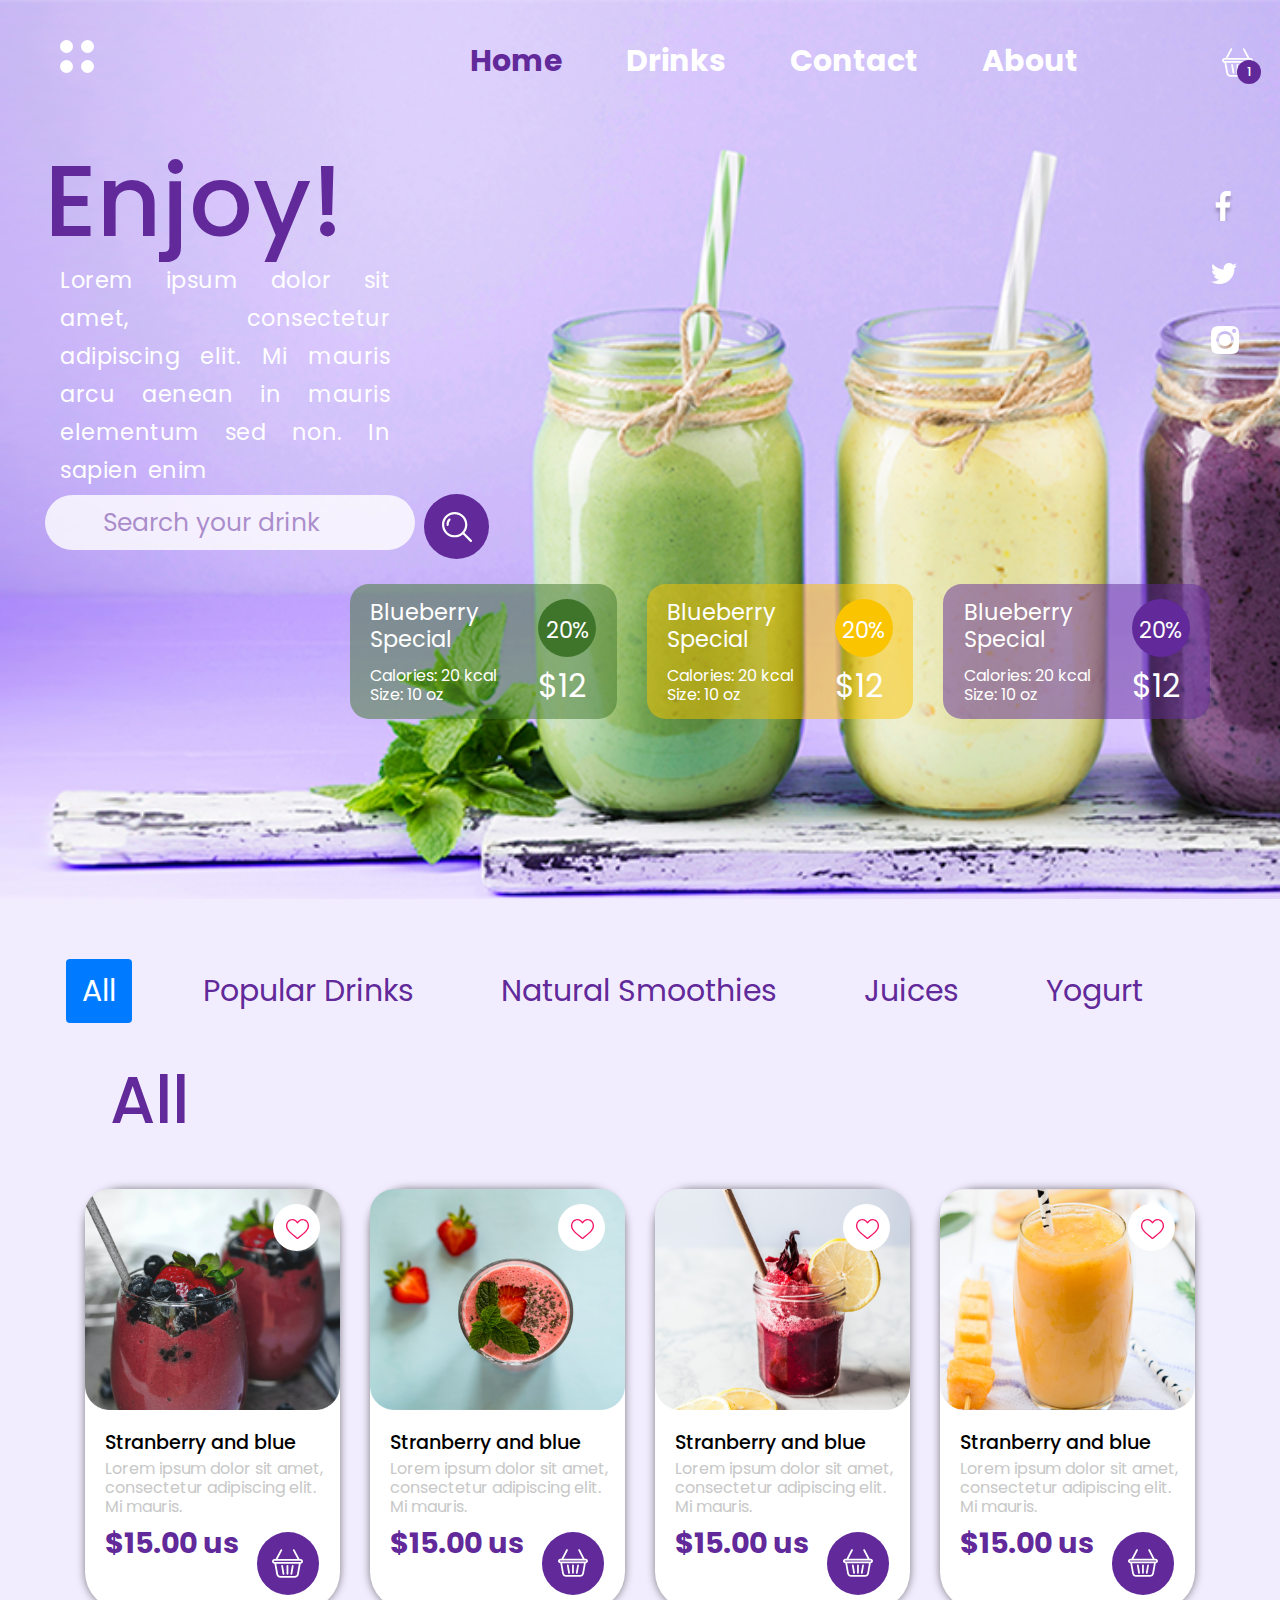
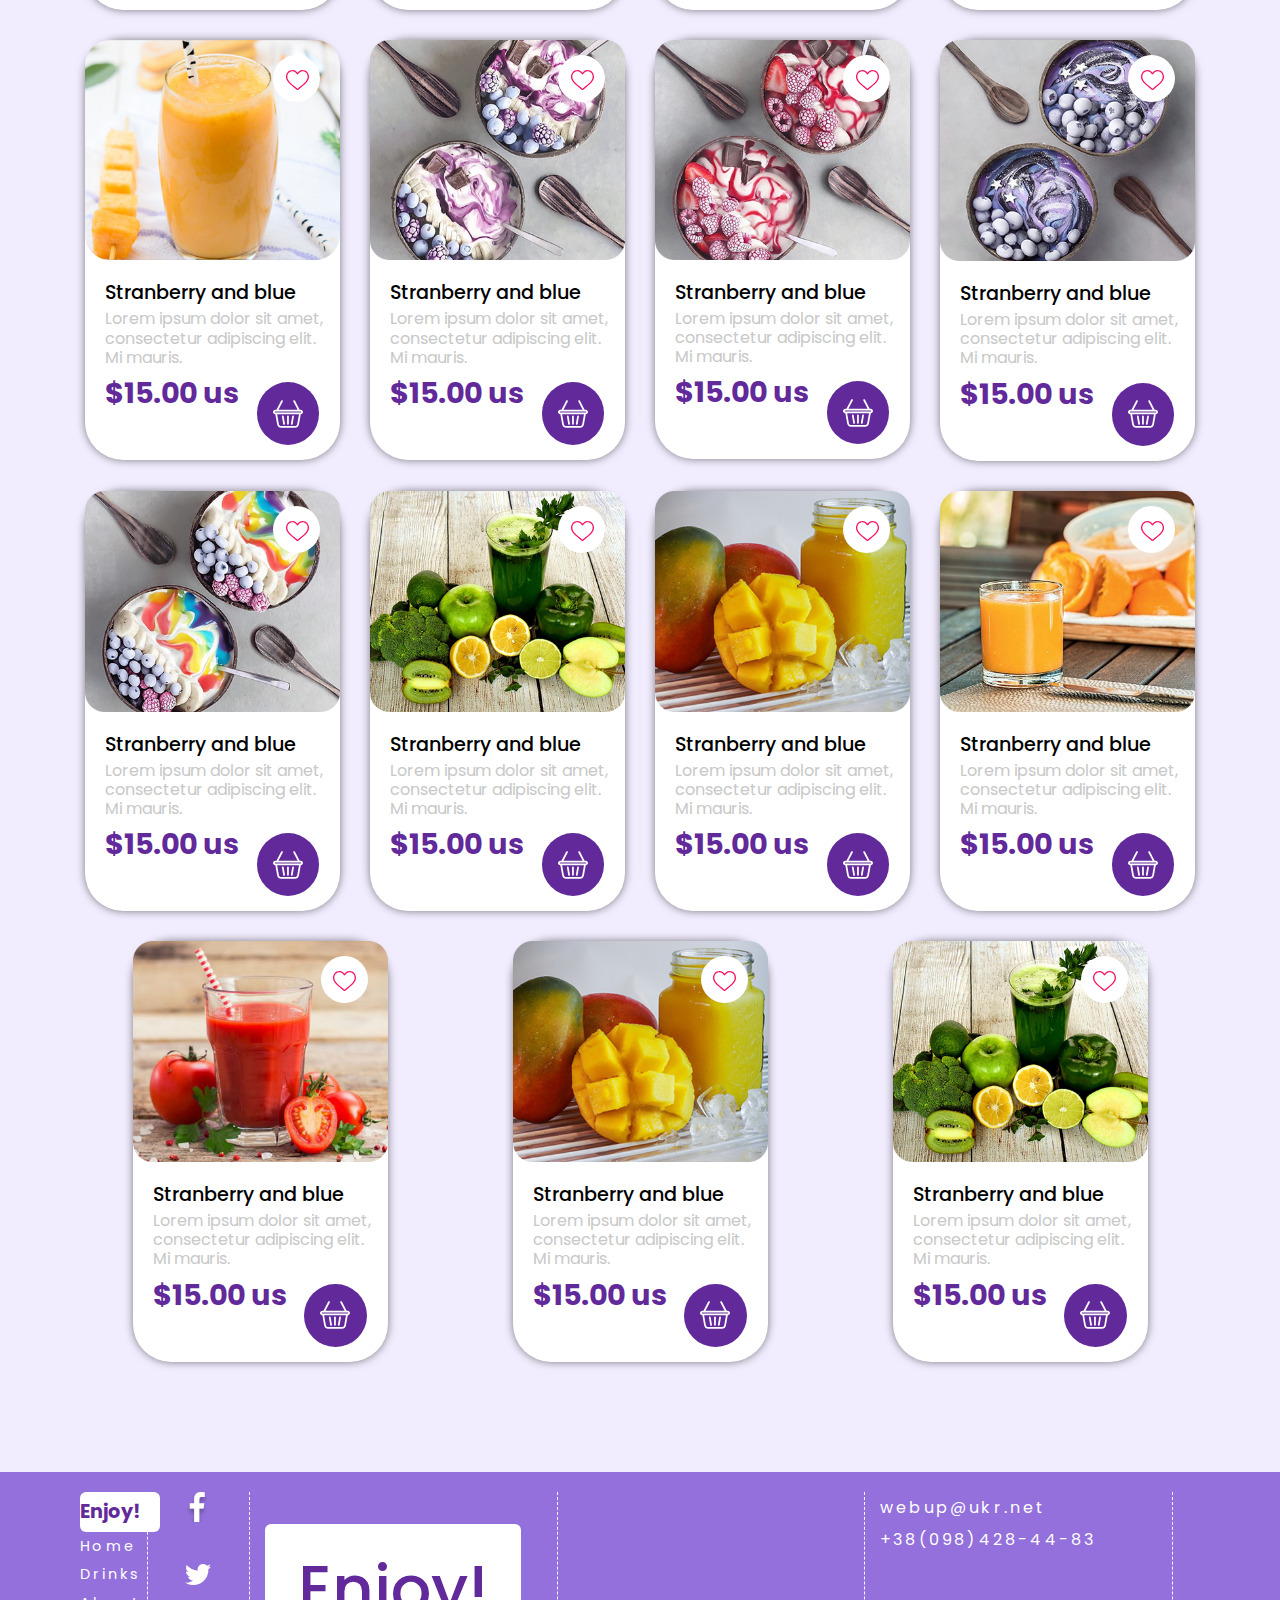
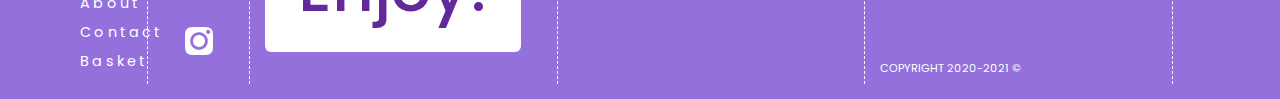
<file: index.html>
<!DOCTYPE html>
<html lang="en">
<head>
	<meta charset="UTF-8">
	<meta name="viewport" content="width=device-width, initial-scale=1.0, shrink-to-fit=no">
	<title>Healthy drinks</title>
    <link rel="preconnect" href="https://fonts.gstatic.com">
    <link href="https://fonts.googleapis.com/css2?family=Poppins:wght@400;500;700&display=swap" rel="stylesheet">
    <link rel="shortcut icon" href="images/favicon.ico" type="image/x-icon">
	<link rel="stylesheet" href="libs/css/bootstrap.min.css">
	<link rel="stylesheet" type="text/css" href="css/main.css">
</head>
<body class="home">
    <!--BUTTON UP-->

    <div class="container">
        <div class="row">
            <div class="col-md-1">
            <div id="totop"><img src="images/up-upload.svg" alt=""></div>
            </div>
        </div>
    </div>
    <!-- end BUTTON UP-->

    <header class="container-fluid">
		<div class="header__body col-12"> 
			<div class="row">
				<div class="col-md-1">
					<div class="logo">
						<img src="images/dots.svg" alt="logo" class="logo__dots">
					</div>
				</div>


				<div class="col-md-10">
                    <nav class="navbar navbar-expand-lg navbar-light">
                        <button class="navbar-toggler" type="button" data-toggle="collapse" data-target="#navbarSupportedContent" aria-controls="navbarSupportedContent" aria-expanded="false" aria-label="Toggle navigation">
                          <span class="navbar-toggler-icon"></span>
                        </button>

                        <div class="menu collapse navbar-collapse" id="navbarSupportedContent">
                          <ul class="menu__list navbar-nav">
                            <li class="menu__list-item">
                                  <a class="homeLink" href="#">Home</a>
                            </li>
                            <li class="menu__list-item">
                                  <a class="drinksLink" href="#tabs">Drinks</a>
                            </li>
                            <li class="menu__list-item">
                                  <a class="contactLink" href="contact.html">Contact</a>
                            </li>
                            <li class="menu__list-item">
                                  <a class="aboutLink" href="about.html">About</a>
                            </li>
                            <li class="menu__list-item pr-lg-10 pl-lg-10">
                                  <a class="contactLink basket__menu" href="basket.html"><img src="images/shopping-basket 1.svg" alt=""> <p class="basket__num">1</p></a>
                                                                        
                            </li>
                          </ul>
                        </div>
                    </nav>
                </div>
			</div>
        </div>
           
			<div class="row">
				<div class="offset-lg-11 col-lg-1 offset-md-10 offset-10 col-md-1  mr-auto">
					<div class="socicons">
						<ul class="socicons__links ">
							<li class="socicons__links-item socicons__links-item_fb">
							<a href="https://www.facebook.com/watch" target="blank"><img src="images/FB.png" alt="facebook"></a>	
							</li>
							<li class="socicons__links-item socicons__links-item_tw">
							<a href="https://blog.twitter.com" target="blank"><img src="images/TW.png" alt="facebook"></a>	
							</li>
							<li class="socicons__links-item socicons__links-item_ig">
							<a href="https://www.instagram.com/topics/food-and-drink/" target="blank"><img src="images/IG 4.png" alt="facebook"></a>	
							</li>
						</ul>
					</div>
				</div>
			</div>
		
	
			<div class="row">
				<div class="col-lg-6 col-md-10">
					<div class="search d-flex align-items-md-start flex-column">
						<h1 class="search__enjoy">
							Enjoy!
						</h1>
						<p class="search__text col-md-9">Lorem ipsum dolor sit amet, consectetur adipiscing elit. Mi mauris arcu aenean in mauris elementum sed non. In sapien enim</p>
						<form action="#" class="search__form">
							<input type="text" class="search__input" placeholder="Search your drink">
							<button type="button" class="search__button">
								<img src="images/Group 6.svg" alt="search" class="search__img">
							</button>
						</form>	
					</div>
				</div>
			</div>
		
	
			<div class="row row-special">
				<div class="col-md-9 col-sm-12 offset-lg-3 offset-md-2">
					<div class="special">
						<div class="special__green square">
                            <div class="special__content special__green_content">
							 <div class="special__text special__green_text">
							  <p>Blueberry<br>
                               Special</p>
							  <p>Calories: 20 kcal<br>
                               Size: 10 oz</p>
							 </div>
							 <div class="special__green_price">
							  <p>20%</p>
							  <p>$12</p>
							 </div>
                            </div>
			            </div>
						<div class="special__orange square">
							<div class="special__content special__orange_content">
                             <div class="special__text special__orange_text">
                              <p>Blueberry<br>
                               Special</p>
                              <p>Calories: 20 kcal<br>
                               Size: 10 oz</p>
                             </div>
                             <div class="special__orange_price">
                              <p>20%</p>
                              <p>$12</p>
                             </div>
                            </div>
						</div>
						<div class="special__violet square">
                            <div class="special__content special__violet_content">
                             <div class="special__text special__violet_text">
                              <p>Blueberry<br>
                               Special</p>
                              <p>Calories: 20 kcal<br>
                               Size: 10 oz</p>
                             </div>
                             <div class="special__violet_price">
                              <p>20%</p>
                              <p>$12</p>
                             </div>
                            </div>
						</div>
					</div>
				</div>
			</div>
		
	</header>
	<section id="tabs">
        <div class="nav__menu">
         <ul class="nav nav-pills choice__menu" id="pills-tab" role="tablist">
         <li class="nav-item choice__list" role="presentation">
           <a class="nav-link active" id="pills-all-tab" data-toggle="pill" href="#pills-all" role="tab" aria-controls="pills-all" aria-selected="true">All</a> 
         </li>
         <li class="nav-item choice__list" role="presentation">
           <a class="nav-link" id="pills-popular-tab" data-toggle="pill" href="#pills-popular" role="tab" aria-controls="pills-popular" aria-selected="false">Popular Drinks</a>
         </li>
         <li class="nav-item choice__list" role="presentation">
           <a class="nav-link" id="pills-natural-tab" data-toggle="pill" href="#pills-natural" role="tab" aria-controls="pills-natural" aria-selected="false">Natural Smoothies</a>
         </li>
         <li class="nav-item choice__list" role="presentation">
           <a class="nav-link" id="pills-juice-tab" data-toggle="pill" href="#pills-juice" role="tab" aria-controls="pills-juice" aria-selected="false">Juices</a>
         </li>
         <li class="nav-item choice__list" role="presentation">
           <a class="nav-link" id="pills-yogurt-tab" data-toggle="pill" href="#pills-yogurt" role="tab" aria-controls="pills-yogurt" aria-selected="false">Yogurt</a>
         </li>
         </ul>
        </div>

<!--общая-->

        <div class="tab-content" id="pills-tabContent">


<!--,блок1-->
        <div class="tab-pane fade show active" id="pills-all" role="tabpanel" aria-labelledby="pills-all-tab">
            <div class="container">
                <div class="row">
                    <div class="col-md-1 pl-0">
                        <h1 class="name">All</h1>
                    </div>
                </div>
                <div class="cards">
                    <div class="row row-cols-xl-4 row-cols-lg-3 row-cols-sm-2">
                        <div class="col-auto mx-auto">
                            <div class="card" style="max-width: 16rem;" id="a1">
                            <button type="button" class="card__body-icon-like"></button>
                            <img src="images/drink1.png" class="card__img" alt="...">
                               <div class="card__body">
                                <h3 class="card__body-name">Stranberry and blue</h3>
                                <p class="card__body-text">Lorem ipsum dolor sit amet, consectetur adipiscing elit. Mi mauris.</p>
                                    <div class="row">
                                       <p class="card__body-price col-8" >$15.00 us</p>
                                       <button type="button" class="card__body-icon-basket  col-md-3 ">
                                       <a><img src="images/shopping-basket 1.svg"  alt="" class="card__body-icons-basket"></a> 
                                       </button> 
                                    </div> 
                               </div>
                            </div>     
                        </div>
                <div class="col-auto mx-auto">
                    <div class="card" style="max-width: 16rem;" id="a2">
                        <button type="button" class="card__body-icon-like">             
                         </button>
                         <img src="images/drink2.png" class="card__img" alt="...">
                         <div class="card__body">
                            <h3 class="card__body-name">Stranberry and blue</h3>
                            <p class="card__body-text">Lorem ipsum dolor sit amet, consectetur adipiscing elit. Mi mauris.</p>
                            <div class="row">
                            <p class="card__body-price col-8" >$15.00 us</p>
                            <button type="button" class="card__body-icon-basket col-md-3 ">
                           <a><img src="images/shopping-basket 1.svg" width="30" alt="" class="card__body-icons-basket"></a> 
                         </button> 
                         </div> 
                         </div>
                         
                    </div>     
                </div>
                <div class="col-auto mx-auto">
                     <div class="card" style="max-width: 16rem;" id="a3">
                        <button type="button" class="card__body-icon-like"></button>
                         <img src="images/drink3.png" class="card__img" alt="...">
                         <div class="card__body">
                            <h3 class="card__body-name">Stranberry and blue</h3>
                            <p class="card__body-text">Lorem ipsum dolor sit amet, consectetur adipiscing elit. Mi mauris.</p>
                            <div class="row">
                            <p class="card__body-price col-8" >$15.00 us</p>
                            <button type="button" class="card__body-icon-basket col-md-3 ">
                           <a><img src="images/shopping-basket 1.svg" width="30" alt="" class="card__body-icons-basket"></a> 
                         </button> 
                         </div> 
                         </div>
                         
                    </div>      
                </div>
                <div class="col-auto mx-auto">
                    <div class="card" style="max-width: 16rem;" id="a4">
                         <button type="button" class="card__body-icon-like"></button>
                         <img src="images/drink4.png" class="card__img" alt="...">
                         <div class="card__body">
                            <h3 class="card__body-name">Stranberry and blue</h3>
                            <p class="card__body-text">Lorem ipsum dolor sit amet, consectetur adipiscing elit. Mi mauris.</p>
                            <div class="row">
                            <p class="card__body-price col-8" >$15.00 us</p>
                            <button type="button" class="card__body-icon-basket col-md-3 ">
                           <a><img src="images/shopping-basket 1.svg" width="30" alt="" class="card__body-icons-basket"></a> 
                         </button> 
                         </div> 
                         </div>
                        
                    </div>     
                </div>
                <div class="col-auto mx-auto">
                    <div class="card" style="max-width: 16rem;" id="a5">
                         <button type="button" class="card__body-icon-like"></button>
                         <img src="images/drink4.png" class="card__img" alt="...">
                         <div class="card__body">
                            <h3 class="card__body-name">Stranberry and blue</h3>
                            <p class="card__body-text">Lorem ipsum dolor sit amet, consectetur adipiscing elit. Mi mauris.</p>
                            <div class="row">
                            <p class="card__body-price col-8" >$15.00 us</p>
                            <button type="button" class="card__body-icon-basket col-md-3 ">
                           <a><img src="images/shopping-basket 1.svg" width="30" alt="" class="card__body-icons-basket"></a> 
                         </button> 
                         </div> 
                         </div>
                        
                    </div>     
                </div>
                <div class="col-auto mx-auto">
                    <div class="card" style="max-width: 16rem;" id="a6">
                         <button type="button" class="card__body-icon-like"></button>
                         <img src="images/yohurt1.png"  class="card__img" alt="...">
                         <div class="card__body">
                            <h3 class="card__body-name">Stranberry and blue</h3>
                            <p class="card__body-text">Lorem ipsum dolor sit amet, consectetur adipiscing elit. Mi mauris.</p>
                            <div class="row">
                            <p class="card__body-price col-8" >$15.00 us</p>
                            <button type="button" class="card__body-icon-basket col-md-3 ">
                           <a><img src="images/shopping-basket 1.svg" width="30" alt="" class="card__body-icons-basket"></a> 
                         </button> 
                         </div> 
                         </div>
                        
                    </div>     
                </div>
                <div class="col-auto mx-auto">
                    <div class="card" style="max-width: 16rem;" id="a7">
                        <button type="button" class="card__body-icon-like"></button>
                         <img src="images/yohurt2.png" class="card__img" alt="...">
                         <div class="card__body">
                            <h3 class="card__body-name">Stranberry and blue</h3>
                            <p class="card__body-text">Lorem ipsum dolor sit amet, consectetur adipiscing elit. Mi mauris.</p>
                            <div class="row">
                            <p class="card__body-price col-8" >$15.00 us</p>
                            <button type="button" class="card__body-icon-basket col-md-3 ">
                           <a><img src="images/shopping-basket 1.svg" width="30" alt="" class="card__body-icons-basket"></a> 
                         </button> 
                         </div> 
                         </div>
                         
                    </div>     
                </div>
                <div class="col-auto mx-auto">
                    <div class="card" style="max-width: 16rem;" id="a8">
                        <button type="button" class="card__body-icon-like"></button>
                         <img src="images/yohurt3.png" class="card__img" alt="...">
                         <div class="card__body">
                            <h3 class="card__body-name">Stranberry and blue</h3>
                            <p class="card__body-text">Lorem ipsum dolor sit amet, consectetur adipiscing elit. Mi mauris.</p>
                            <div class="row">
                            <p class="card__body-price col-8" >$15.00 us</p>
                            <button type="button" class="card__body-icon-basket col-md-3 ">
                           <a><img src="images/shopping-basket 1.svg" width="30" alt="" class="card__body-icons-basket"></a> 
                         </button> 
                         </div> 
                         </div>
                         
                    </div>     
                </div>
                <div class="col-auto mx-auto">
                    <div class="card" style="max-width: 16rem;" id="a9">
                        <button type="button" class="card__body-icon-like"></button>
                         <img src="images/yohurt4.png" class="card__img" alt="...">
                         <div class="card__body">
                            <h3 class="card__body-name">Stranberry and blue</h3>
                            <p class="card__body-text">Lorem ipsum dolor sit amet, consectetur adipiscing elit. Mi mauris.</p>
                            <div class="row">
                            <p class="card__body-price col-8" >$15.00 us</p>
                            <button type="button" class="card__body-icon-basket col-md-3 ">
                           <a><img src="images/shopping-basket 1.svg" width="30" alt="" class="card__body-icons-basket"></a> 
                         </button> 
                         </div> 
                         </div>
                         
                    </div>     
                </div>
                <div class="col-auto mx-auto">
                    <div class="card" style="max-width: 16rem;" id="a10">
                        <button type="button" class="card__body-icon-like"></button>
                         <img src="images/juice4.png" class="card__img" alt="...">
                         <div class="card__body">
                            <h3 class="card__body-name">Stranberry and blue</h3>
                            <p class="card__body-text">Lorem ipsum dolor sit amet, consectetur adipiscing elit. Mi mauris.</p>
                            <div class="row">
                            <p class="card__body-price col-8" >$15.00 us</p>
                            <button type="button" class="card__body-icon-basket col-md-3 ">
                           <a><img src="images/shopping-basket 1.svg" width="30" alt="" class="card__body-icons-basket"></a> 
                         </button> 
                         </div> 
                         </div>
                         
                    </div>     
                </div>
                <div class="col-auto mx-auto">
                    <div class="card" style="max-width: 16rem;" id="a11">
                        <button type="button" class="card__body-icon-like"></button>
                         <img src="images/juice2.png" class="card__img" alt="...">
                         <div class="card__body">
                            <h3 class="card__body-name">Stranberry and blue</h3>
                            <p class="card__body-text">Lorem ipsum dolor sit amet, consectetur adipiscing elit. Mi mauris.</p>
                            <div class="row">
                            <p class="card__body-price col-8" >$15.00 us</p>
                            <button type="button" class="card__body-icon-basket col-md-3 ">
                           <a><img src="images/shopping-basket 1.svg" width="30" alt="" class="card__body-icons-basket"></a> 
                         </button> 
                         </div> 
                         </div>
                         
                    </div>     
                </div>
                <div class="col-auto mx-auto">
                    <div class="card" style="max-width: 16rem;" id="a12">
                        <button type="button" class="card__body-icon-like"></button>
                         <img src="images/juice3.png" class="card__img" alt="...">
                         <div class="card__body">
                            <h3 class="card__body-name">Stranberry and blue</h3>
                            <p class="card__body-text">Lorem ipsum dolor sit amet, consectetur adipiscing elit. Mi mauris.</p>
                            <div class="row">
                            <p class="card__body-price col-8" >$15.00 us</p>
                            <button type="button" class="card__body-icon-basket col-md-3 ">
                           <a><img src="images/shopping-basket 1.svg" width="30" alt="" class="card__body-icons-basket"></a> 
                         </button> 
                         </div> 
                         </div>
                         
                    </div>     
                </div>
                <div class="col-auto mx-auto">
                    <div class="card" style="max-width: 16rem;" id="a13">
                        <button type="button" class="card__body-icon-like"></button>
                         <img src="images/juice1.png" class="card__img" alt="...">
                         <div class="card__body">
                            <h3 class="card__body-name">Stranberry and blue</h3>
                            <p class="card__body-text">Lorem ipsum dolor sit amet, consectetur adipiscing elit. Mi mauris.</p>
                            <div class="row">
                            <p class="card__body-price col-8" >$15.00 us</p>
                            <button type="button" class="card__body-icon-basket col-md-3 ">
                           <a><img src="images/shopping-basket 1.svg" width="30" alt="" class="card__body-icons-basket"></a> 
                         </button> 
                         </div> 
                         </div>
                         
                    </div>     
                </div>
                <div class="col-auto mx-auto">
                    <div class="card" style="max-width: 16rem;" id="a14">
                        <button type="button" class="card__body-icon-like"></button>
                         <img src="images/juice2.png" class="card__img" alt="...">
                         <div class="card__body">
                            <h3 class="card__body-name">Stranberry and blue</h3>
                            <p class="card__body-text">Lorem ipsum dolor sit amet, consectetur adipiscing elit. Mi mauris.</p>
                            <div class="row">
                            <p class="card__body-price col-8" >$15.00 us</p>
                            <button type="button" class="card__body-icon-basket col-md-3 ">
                           <a><img src="images/shopping-basket 1.svg" width="30" alt="" class="card__body-icons-basket"></a> 
                         </button> 
                         </div> 
                         </div>
                         
                    </div>     
                </div>
                <div class="col-auto mx-auto">
                    <div class="card" style="max-width: 16rem;" id="a15">
                        <button type="button" class="card__body-icon-like"></button>
                         <img src="images/juice4.png" class="card__img" alt="...">
                         <div class="card__body">
                            <h3 class="card__body-name">Stranberry and blue</h3>
                            <p class="card__body-text">Lorem ipsum dolor sit amet, consectetur adipiscing elit. Mi mauris.</p>
                            <div class="row">
                            <p class="card__body-price col-8" >$15.00 us</p>
                            <button type="button" class="card__body-icon-basket col-md-3 ">
                           <a><img src="images/shopping-basket 1.svg" width="30" alt="" class="card__body-icons-basket"></a> 
                         </button> 
                         </div> 
                         </div>
                         
                    </div>     
                </div>
            </div>
           </div> 
        </div>
    </div>
<!--,конец блок1-->




<!--,блок2-->
    <div class="tab-pane fade" id="pills-popular" role="tabpanel" aria-labelledby="pills-popular-tab">
        <div class="container">
            <div class="row">
                <div class="col-md-1 pl-0">
                    <h1 class="name">Popular Drinks</h1>
                </div>
            </div>
            <div class="row row-cols-xl-4 row-cols-lg-3 row-cols-sm-2">
                <div class="col-auto mx-auto">
                    <div class="card" style="max-width: 16rem;">
                        <button type="button" class="card__body-icon-like"></button>
                         <img src="images/drink1.png" class="card__img" alt="...">
                         <div class="card__body">
                            <h3 class="card__body-name">Stranberry and blue</h3>
                            <p class="card__body-text">Lorem ipsum dolor sit amet, consectetur adipiscing elit. Mi mauris.</p>
                            <div class="row">
                            <p class="card__body-price col-8" >$15.00 us</p>
                            <button type="button" class="card__body-icon-basket col-md-3 ">
                           <a><img src="images/shopping-basket 1.svg" width="30" alt="" class="card__body-icons-basket"></a> 
                         </button> 
                         </div> 
                         </div>
                         
                         
                    </div>     
                </div>
                <div class="col-auto mx-auto">
                    <div class="card" style="max-width: 16rem;">
                        <button type="button" class="card__body-icon-like"></button>
                         <img src="images/drink2.png" class="card__img" alt="...">
                         <div class="card__body">
                            <h3 class="card__body-name">Stranberry and blue</h3>
                            <p class="card__body-text">Lorem ipsum dolor sit amet, consectetur adipiscing elit. Mi mauris.</p>
                            <div class="row">
                            <p class="card__body-price col-8" >$15.00 us</p>
                            <button type="button" class="card__body-icon-basket col-md-3 ">
                           <a><img src="images/shopping-basket 1.svg" width="30" alt="" class="card__body-icons-basket"></a> 
                         </button> 
                         </div> 
                         </div>
                         
                    </div>     
                </div>
                <div class="col-auto mx-auto">
                     <div class="card" style="max-width: 16rem;">
                        <button type="button" class="card__body-icon-like"></button>
                         <img src="images/drink3.png" class="card__img" alt="...">
                         <div class="card__body">
                            <h3 class="card__body-name">Stranberry and blue</h3>
                            <p class="card__body-text">Lorem ipsum dolor sit amet, consectetur adipiscing elit. Mi mauris.</p>
                            <div class="row">
                            <p class="card__body-price col-8" >$15.00 us</p>
                            <button type="button" class="card__body-icon-basket col-md-3 ">
                           <a><img src="images/shopping-basket 1.svg" width="30" alt="" class="card__body-icons-basket"></a> 
                         </button> 
                         </div> 
                         </div>
                         
                    </div>      
                </div>
                <div class="col-auto mx-auto">
                    <div class="card" style="max-width: 16rem;">
                        <button type="button" class="card__body-icon-like"></button>
                         <img src="images/drink4.png" class="card__img" alt="...">
                         <div class="card__body">
                            <h3 class="card__body-name">Stranberry and blue</h3>
                            <p class="card__body-text">Lorem ipsum dolor sit amet, consectetur adipiscing elit. Mi mauris.</p>
                            <div class="row">
                            <p class="card__body-price col-8" >$15.00 us</p>
                            <button type="button" class="card__body-icon-basket col-md-3 ">
                           <a><img src="images/shopping-basket 1.svg" width="30" alt="" class="card__body-icons-basket"></a> 
                         </button> 
                         </div> 
                         </div>
                         
                    </div>     
                </div>
                <div class="col-auto mx-auto">
                    <div class="card" style="max-width: 16rem;">
                         <button type="button" class="card__body-icon-like"></button>
                         <img src="images/drink4.png" class="card__img" alt="...">
                         <div class="card__body">
                            <h3 class="card__body-name">Stranberry and blue</h3>
                            <p class="card__body-text">Lorem ipsum dolor sit amet, consectetur adipiscing elit. Mi mauris.</p>
                            <div class="row">
                            <p class="card__body-price col-8" >$15.00 us</p>
                            <button type="button" class="card__body-icon-basket col-md-3 ">
                           <a><img src="images/shopping-basket 1.svg" width="30" alt="" class="card__body-icons-basket"></a> 
                         </button> 
                         </div> 
                         </div>
                        
                    </div>     
                </div>
                <div class="col-auto mx-auto">
                    <div class="card" style="max-width: 16rem;">
                        <button type="button" class="card__body-icon-like"></button>
                         <img src="images/yohurt1.png"  class="card__img" alt="...">
                         <div class="card__body">
                            <h3 class="card__body-name">Stranberry and blue</h3>
                            <p class="card__body-text">Lorem ipsum dolor sit amet, consectetur adipiscing elit. Mi mauris.</p>
                            <div class="row">
                            <p class="card__body-price col-8" >$15.00 us</p>
                            <button type="button" class="card__body-icon-basket col-md-3 ">
                           <a><img src="images/shopping-basket 1.svg" width="30" alt="" class="card__body-icons-basket"></a> 
                         </button> 
                         </div> 
                         </div>
                         
                    </div>     
                </div>
                <div class="col-auto mx-auto">
                    <div class="card" style="max-width: 16rem;">
                        <button type="button" class="card__body-icon-like"></button>
                         <img src="images/yohurt2.png" class="card__img" alt="...">
                         <div class="card__body">
                            <h3 class="card__body-name">Stranberry and blue</h3>
                            <p class="card__body-text">Lorem ipsum dolor sit amet, consectetur adipiscing elit. Mi mauris.</p>
                            <div class="row">
                            <p class="card__body-price col-8" >$15.00 us</p>
                            <button type="button" class="card__body-icon-basket col-md-3 ">
                           <a><img src="images/shopping-basket 1.svg" width="30" alt="" class="card__body-icons-basket"></a> 
                         </button> 
                         </div> 
                         </div>
                         
                    </div>     
                </div>
                <div class="col-auto mx-auto">
                    <div class="card" style="max-width: 16rem;">
                         <button type="button" class="card__body-icon-like"></button>
                         <img src="images/yohurt3.png" class="card__img" alt="...">
                         <div class="card__body">
                            <h3 class="card__body-name">Stranberry and blue</h3>
                            <p class="card__body-text">Lorem ipsum dolor sit amet, consectetur adipiscing elit. Mi mauris.</p>
                            <div class="row">
                            <p class="card__body-price col-8" >$15.00 us</p>
                            <button type="button" class="card__body-icon-basket col-md-3 ">
                           <a><img src="images/shopping-basket 1.svg" width="30" alt="" class="card__body-icons-basket"></a> 
                         </button> 
                         </div> 
                         </div>
                        
                    </div>     
                </div>
                <div class="col-auto mx-auto">
                    <div class="card" style="max-width: 16rem;">
                        <button type="button" class="card__body-icon-like"></button>
                         <img src="images/yohurt4.png" class="card__img" alt="...">
                         <div class="card__body">
                            <h3 class="card__body-name">Stranberry and blue</h3>
                            <p class="card__body-text">Lorem ipsum dolor sit amet, consectetur adipiscing elit. Mi mauris.</p>
                            <div class="row">
                            <p class="card__body-price col-8" >$15.00 us</p>
                            <button type="button" class="card__body-icon-basket col-md-3 ">
                           <a><img src="images/shopping-basket 1.svg" width="30" alt="" class="card__body-icons-basket"></a> 
                         </button> 
                         </div> 
                         </div>
                         
                    </div>     
                </div>
                <div class="col-auto mx-auto">
                    <div class="card" style="max-width: 16rem;">
                        <button type="button" class="card__body-icon-like"></button>
                         <img src="images/juice4.png" class="card__img" alt="...">
                         <div class="card__body">
                            <h3 class="card__body-name">Stranberry and blue</h3>
                            <p class="card__body-text">Lorem ipsum dolor sit amet, consectetur adipiscing elit. Mi mauris.</p>
                            <div class="row">
                            <p class="card__body-price col-8" >$15.00 us</p>
                            <button type="button" class="card__body-icon-basket col-md-3 ">
                           <a><img src="images/shopping-basket 1.svg" width="30" alt="" class="card__body-icons-basket"></a> 
                         </button> 
                         </div> 
                         </div>
                         
                    </div>     
                </div>
                <div class="col-auto mx-auto">
                    <div class="card" style="max-width: 16rem;">
                        <button type="button" class="card__body-icon-like"></button>
                         <img src="images/juice2.png" class="card__img" alt="...">
                         <div class="card__body">
                            <h3 class="card__body-name">Stranberry and blue</h3>
                            <p class="card__body-text">Lorem ipsum dolor sit amet, consectetur adipiscing elit. Mi mauris.</p>
                            <div class="row">
                            <p class="card__body-price col-8" >$15.00 us</p>
                            <button type="button" class="card__body-icon-basket col-md-3">
                           <a><img src="images/shopping-basket 1.svg" width="30" alt="" class="card__body-icons-basket"></a> 
                         </button> 
                         </div> 
                         </div>
                         
                    </div>     
                </div>
                <div class="col-auto mx-auto">
                    <div class="card" style="max-width: 16rem;">
                        <button type="button" class="card__body-icon-like"></button>
                         <img src="images/juice3.png" class="card__img" alt="...">
                         <div class="card__body">
                            <h3 class="card__body-name">Stranberry and blue</h3>
                            <p class="card__body-text">Lorem ipsum dolor sit amet, consectetur adipiscing elit. Mi mauris.</p>
                            <div class="row">
                            <p class="card__body-price col-8" >$15.00 us</p>
                            <button type="button" class="card__body-icon-basket col-md-3">
                           <a><img src="images/shopping-basket 1.svg" width="30" alt="" class="card__body-icons-basket"></a> 
                         </button> 
                         </div> 
                         </div>
                         
                    </div>     
                </div>
                <div class="col-auto mx-auto">
                    <div class="card" style="max-width: 16rem;">
                        <button type="button" class="card__body-icon-like"></button>
                         <img src="images/juice1.png" class="card__img" alt="...">
                         <div class="card__body">
                            <h3 class="card__body-name">Stranberry and blue</h3>
                            <p class="card__body-text">Lorem ipsum dolor sit amet, consectetur adipiscing elit. Mi mauris.</p>
                            <div class="row">
                            <p class="card__body-price col-8" >$15.00 us</p>
                            <button type="button" class="card__body-icon-basket col-md-3">
                           <a><img src="images/shopping-basket 1.svg" width="30" alt="" class="card__body-icons-basket"></a> 
                         </button> 
                         </div> 
                         </div>
                         
                    </div>     
                </div>
                <div class="col-auto mx-auto">
                    <div class="card" style="max-width: 16rem;">
                         <button type="button" class="card__body-icon-like"></button>
                         <img src="images/juice2.png" class="card__img" alt="...">
                         <div class="card__body">
                            <h3 class="card__body-name">Stranberry and blue</h3>
                            <p class="card__body-text">Lorem ipsum dolor sit amet, consectetur adipiscing elit. Mi mauris.</p>
                            <div class="row">
                            <p class="card__body-price col-8" >$15.00 us</p>
                            <button type="button" class="card__body-icon-basket col-md-3">
                           <a><img src="images/shopping-basket 1.svg" width="30" alt="" class="card__body-icons-basket"></a> 
                         </button> 
                         </div> 
                         </div>
                        
                    </div>     
                </div>
                <div class="col-auto mx-auto">
                    <div class="card" style="max-width: 16rem;">
                        <button type="button" class="card__body-icon-like"></button>
                         <img src="images/juice4.png" class="card__img" alt="...">
                         <div class="card__body">
                            <h3 class="card__body-name">Stranberry and blue</h3>
                            <p class="card__body-text">Lorem ipsum dolor sit amet, consectetur adipiscing elit. Mi mauris.</p>
                            <div class="row">
                            <p class="card__body-price col-8" >$15.00 us</p>
                            <button type="button" class="card__body-icon-basket col-md-3">
                           <a><img src="images/shopping-basket 1.svg" width="30" alt="" class="card__body-icons-basket"></a> 
                         </button> 
                         </div> 
                         </div>
                         
                    </div>     
                </div>
            </div>
        </div>  
    </div>
<!--,конец блок2-->



<!--,блок3-->
    <div class="tab-pane fade" id="pills-natural" role="tabpanel" aria-labelledby="pills-natural-tab">
        <div class="container">
            <div class="row">
                <div class="col-md-1 pl-0">
                    <h1 class="name">Natural Smoothies</h1>
                </div>
            </div>
            <div class="row row-cols-xl-4 row-cols-lg-3 row-cols-sm-2">
                <div class="col-auto mx-auto">
                    <div class="card" style="width: 16rem;">
                        <button type="button" class="card__body-icon-like"></button>
                         <img src="images/drink1.png" class="card__img" alt="...">
                         <div class="card__body">
                            <h3 class="card__body-name">Stranberry and blue</h3>
                            <p class="card__body-text">Lorem ipsum dolor sit amet, consectetur adipiscing elit. Mi mauris.</p>
                            <div class="row">
                            <p class="card__body-price col-8" >$15.00 us</p>
                            <button type="button" class="card__body-icon-basket col-md-3">
                           <a><img src="images/shopping-basket 1.svg" width="30" alt="" class="card__body-icons-basket"></a> 
                         </button> 
                         </div> 
                         </div>
                                                  
                    </div>     
                </div>
                <div class="col-auto mx-auto">
                    <div class="card" style="width: 16rem;">
                        <button type="button" class="card__body-icon-like"></button>
                         <img src="images/drink2.png" class="card__img" alt="...">
                         <div class="card__body">
                            <h3 class="card__body-name">Stranberry and blue</h3>
                            <p class="card__body-text">Lorem ipsum dolor sit amet, consectetur adipiscing elit. Mi mauris.</p>
                            <div class="row">
                            <p class="card__body-price col-8" >$15.00 us</p>
                            <button type="button" class="card__body-icon-basket col-md-3">
                           <a><img src="images/shopping-basket 1.svg" width="30" alt="" class="card__body-icons-basket"></a> 
                         </button> 
                         </div> 
                         </div>
                         
                    </div>     
                </div>
                <div class="col-auto mx-auto">
                    <div class="card" style="width: 16rem;">
                         <button type="button" class="card__body-icon-like"></button>
                        <img src="images/drink3.png" class="card__img" alt="...">
                     <div class="card__body">
                         <h3 class="card__body-name">Stranberry and blue</h3>
                         <p class="card__body-text">Lorem ipsum dolor sit amet, consectetur adipiscing elit. Mi mauris.</p>
                       <div class="row">
                         <p class="card__body-price col-8" >$15.00 us</p>
                         <button type="button" class="card__body-icon-basket col-md-3">
                         <a><img src="images/shopping-basket 1.svg" width="30" alt="" class="card__body-icons-basket"></a> 
                         </button> 
                       </div>   
                     </div>
                        
                    </div>      
                </div>
                <div class="col-auto mx-auto">
                    <div class="card" style="width: 16rem;">
                        <button type="button" class="card__body-icon-like"></button>
                         <img src="images/drink4.png" class="card__img" alt="...">
                         <div class="card__body">
                            <h3 class="card__body-name">Stranberry and blue</h3>
                            <p class="card__body-text">Lorem ipsum dolor sit amet, consectetur adipiscing elit. Mi mauris.</p>
                            <div class="row">
                            <p class="card__body-price col-8" >$15.00 us</p>
                            <button type="button" class="card__body-icon-basket col-md-3">
                           <a><img src="images/shopping-basket 1.svg" width="30" alt="" class="card__body-icons-basket"></a> 
                         </button> 
                         </div> 
                         </div>
                         
                    </div>     
                </div>
                <div class="col-auto mx-auto">
                    <div class="card" style="width: 16rem;">
                         <button type="button" class="card__body-icon-like"></button>
                         <img src="images/drink4.png" class="card__img" alt="...">
                         <div class="card__body">
                            <h3 class="card__body-name">Stranberry and blue</h3>
                            <p class="card__body-text">Lorem ipsum dolor sit amet, consectetur adipiscing elit. Mi mauris.</p>
                            <div class="row">
                            <p class="card__body-price col-8" >$15.00 us</p>
                            <button type="button" class="card__body-icon-basket col-md-3">
                           <a><img src="images/shopping-basket 1.svg" width="30" alt="" class="card__body-icons-basket"></a> 
                         </button> 
                         </div> 
                         </div>
                        
                    </div>     
                </div>
            </div>
        </div>  
    </div> 

<!--,конец блок3-->



<!--,блок4-->
    <div class="tab-pane fade" id="pills-juice" role="tabpanel" aria-labelledby="pills-juice-tab">
        <div class="container">
            <div class="row row-cols-xl-4 row-cols-lg-3 row-cols-sm-2">
                <div class="col-md-1 pl-0">
                    <h1 class="name">Juices</h1>
                </div>
            </div>
            <div class="row">
                <div class="col-auto mx-auto">
                    <div class="card" style="width: 16rem;">
                         <button type="button" class="card__body-icon-like"></button>
                         <img src="images/juice4.png" class="card__img" alt="...">
                         <div class="card__body">
                            <h3 class="card__body-name">Stranberry and blue</h3>
                            <p class="card__body-text">Lorem ipsum dolor sit amet, consectetur adipiscing elit. Mi mauris.</p>
                            <div class="row">
                            <p class="card__body-price col-8" >$15.00 us</p>
                            <button type="button" class="card__body-icon-basket col-md-3">
                           <a><img src="images/shopping-basket 1.svg" width="30" alt="" class="card__body-icons-basket"></a> 
                         </button> 
                         </div> 
                         </div>
                        
                    </div>     
                </div>
                <div class="col-auto mx-auto">
                    <div class="card" style="width: 16rem;">
                         <button type="button" class="card__body-icon-like"></button>
                         <img src="images/juice2.png" class="card__img" alt="...">
                         <div class="card__body">
                            <h3 class="card__body-name">Stranberry and blue</h3>
                            <p class="card__body-text">Lorem ipsum dolor sit amet, consectetur adipiscing elit. Mi mauris.</p>
                            <div class="row">
                            <p class="card__body-price col-8" >$15.00 us</p>
                            <button type="button" class="card__body-icon-basket col-md-3">
                           <a><img src="images/shopping-basket 1.svg" width="30" alt="" class="card__body-icons-basket"></a> 
                         </button> 
                         </div> 
                         </div>
                        
                    </div>     
                </div>
                <div class="col-auto mx-auto">
                    <div class="card" style="width: 16rem;">
                         <button type="button" class="card__body-icon-like"></button>
                         <img src="images/juice3.png" class="card__img" alt="...">
                         <div class="card__body">
                            <h3 class="card__body-name">Stranberry and blue</h3>
                            <p class="card__body-text">Lorem ipsum dolor sit amet, consectetur adipiscing elit. Mi mauris.</p>
                            <div class="row">
                            <p class="card__body-price col-8" >$15.00 us</p>
                            <button type="button" class="card__body-icon-basket col-md-3">
                           <a><img src="images/shopping-basket 1.svg" width="30" alt="" class="card__body-icons-basket"></a> 
                         </button> 
                         </div> 
                         </div>
                        
                    </div>     
                </div>
                <div class="col-auto mx-auto">
                    <div class="card" style="width: 16rem;">
                        <button type="button" class="card__body-icon-like"></button>
                         <img src="images/juice1.png" class="card__img" alt="...">
                         <div class="card__body">
                            <h3 class="card__body-name">Stranberry and blue</h3>
                            <p class="card__body-text">Lorem ipsum dolor sit amet, consectetur adipiscing elit. Mi mauris.</p>
                            <div class="row">
                            <p class="card__body-price col-8" >$15.00 us</p>
                            <button type="button" class="card__body-icon-basket col-md-3">
                           <a><img src="images/shopping-basket 1.svg" width="30" alt="" class="card__body-icons-basket"></a> 
                         </button> 
                         </div> 
                         </div>
                         
                    </div>     
                </div>
                <div class="col-auto mx-auto">
                    <div class="card" style="width: 16rem;">
                        <button type="button" class="card__body-icon-like"></button>
                         <img src="images/juice2.png" class="card__img" alt="...">
                         <div class="card__body">
                            <h3 class="card__body-name">Stranberry and blue</h3>
                            <p class="card__body-text">Lorem ipsum dolor sit amet, consectetur adipiscing elit. Mi mauris.</p>
                            <div class="row">
                            <p class="card__body-price col-8" >$15.00 us</p>
                            <button type="button" class="card__body-icon-basket col-md-3">
                           <a><img src="images/shopping-basket 1.svg" width="30" alt="" class="card__body-icons-basket"></a> 
                            </button> 
                         </div> 
                         </div>
                         
                    </div>     
                </div>
                <div class="col-auto mx-auto">
                    <div class="card" style="width: 16rem;">
                        <button type="button" class="card__body-icon-like"></button>
                         <img src="images/juice4.png" class="card__img" alt="...">
                         <div class="card__body">
                            <h3 class="card__body-name">Stranberry and blue</h3>
                            <p class="card__body-text">Lorem ipsum dolor sit amet, consectetur adipiscing elit. Mi mauris.</p>
                            <div class="row">
                            <p class="card__body-price col-8" >$15.00 us</p>
                            <button type="button" class="card__body-icon-basket col-md-3">
                           <a><img src="images/shopping-basket 1.svg" width="30" alt="" class="card__body-icons-basket"></a> 
                            </button> 
                         </div> 
                         </div>
                         
                    </div>     
                </div>
            </div>
        </div>
    </div> 
<!--,конец блок4-->



<!--,блок5-->
    <div class="tab-pane fade" id="pills-yogurt" role="tabpanel" aria-labelledby="pills-yogurt-tab">
         <div class="container">
            <div class="row">
                <div class="col-md-1 pl-0">
                    <h1 class="name">Yogurt</h1>
                </div>
            </div>
            <div class="row row-cols-xl-4 row-cols-lg-3 row-cols-sm-2">
                 <div class="col-auto mx-auto">
                    <div class="card" style="width: 16rem;">
                        <button type="button" class="card__body-icon-like"></button>
                         <img src="images/yohurt1.png"  class="card__img" alt="...">
                         <div class="card__body">
                            <h3 class="card__body-name">Stranberry and blue</h3>
                            <p class="card__body-text">Lorem ipsum dolor sit amet, consectetur adipiscing elit. Mi mauris.</p>
                            <div class="row">
                            <p class="card__body-price col-8" >$15.00 us</p>
                            <button type="button" class="card__body-icon-basket col-md-3">
                           <a><img src="images/shopping-basket 1.svg" width="30" alt="" class="card__body-icons-basket"></a> 
                         </button> 
                         </div> 
                         </div>
                         
                    </div>     
                </div>
                <div class="col-auto mx-auto">
                    <div class="card" style="width: 16rem;">
                        <button type="button" class="card__body-icon-like"></button>
                         <img src="images/yohurt2.png" class="card__img" alt="...">
                         <div class="card__body">
                            <h3 class="card__body-name">Stranberry and blue</h3>
                            <p class="card__body-text">Lorem ipsum dolor sit amet, consectetur adipiscing elit. Mi mauris.</p>
                            <div class="row">
                            <p class="card__body-price col-8" >$15.00 us</p>
                            <button type="button" class="card__body-icon-basket col-md-3">
                           <a><img src="images/shopping-basket 1.svg" width="30" alt="" class="card__body-icons-basket"></a> 
                         </button> 
                         </div> 
                         </div>
                         
                    </div>     
                </div>
                <div class="col-auto mx-auto">
                    <div class="card" style="width: 16rem;">
                         <button type="button" class="card__body-icon-like"></button>
                         <img src="images/yohurt3.png" class="card__img" alt="...">
                         <div class="card__body">
                            <h3 class="card__body-name">Stranberry and blue</h3>
                            <p class="card__body-text">Lorem ipsum dolor sit amet, consectetur adipiscing elit. Mi mauris.</p>
                            <div class="row">
                            <p class="card__body-price col-8" >$15.00 us</p>
                            <button type="button" class="card__body-icon-basket col-md-3">
                           <a><img src="images/shopping-basket 1.svg" width="30" alt="" class="card__body-icons-basket"></a> 
                         </button> 
                         </div> 
                         </div>
                        
                    </div>     
                </div>
                <div class="col-auto mx-auto">
                    <div class="card" style="width: 16rem;">
                        <button type="button" class="card__body-icon-like"></button>
                         <img src="images/yohurt4.png" class="card__img" alt="...">
                         <div class="card__body">
                            <h3 class="card__body-name">Stranberry and blue</h3>
                            <p class="card__body-text">Lorem ipsum dolor sit amet, consectetur adipiscing elit. Mi mauris.</p>
                            <div class="row">
                            <p class="card__body-price col-8" >$15.00 us</p>
                            <button type="button" class="card__body-icon-basket col-md-3">
                           <a><img src="images/shopping-basket 1.svg" width="30" alt="" class="card__body-icons-basket"></a> 
                         </button> 
                         </div> 
                         </div>
                         
                    </div>     
                </div>
            </div>
        </div>
    </div>
<!--,конец блок5-->

    </div>
 <!-- Конец общая-->   
</section>                             

    <footer>
    	<div class="container-fluid">
    		<div class="row d-flex flex-nowrap">
                <div class="col-md-2 col-xl-1 foot">
                   <div class="footer-menu footer">
                       <ul class="footer-menu__list">
                           <li class="footer-menu__list_item">Enjoy!</li>
                           <li class="footer-menu__list_item"><a href="#">Home</a></li>
                           <li class="footer-menu__list_item"><a href="#tabs">Drinks</a></li>
                           <li class="footer-menu__list_item"><a href="about.html">About</a></li>
                           <li class="footer-menu__list_item"><a href="contact.html">Contact</a></li>
                           <li class="footer-menu__list_item"><a href="basket.html">Basket</a></li>
                       </ul>
                   </div>
                </div> 
                <div class="col-md-1 foot foot__footer-name">
                    <div class="socicons-footer footer">
                        <ul class="socicons-footer__links">
                           <li class="socicons__links-item socicons__links-item_fb">
                            <a href="https://www.facebook.com/watch" target="blank"><img src="images/FB.png" alt="facebook"></a>    
                            </li>
                            <li class="socicons__links-item socicons__links-item_tw">
                            <a href="https://blog.twitter.com" target="blank"><img src="images/TW.png" alt="facebook"></a>  
                            </li>
                            <li class="socicons__links-item socicons__links-item_ig">
                            <a href="https://www.instagram.com/topics/food-and-drink/" target="blank"><img src="images/IG 4.png" alt="facebook"></a>    
                            </li>
                        </ul>
                    </div>
                </div> 
                <div class="col-md-3 foot">
                    <div class="footer-name footer">  
                    <div class="footer-name__text">
                        <h1>Enjoy!</h1>
                    </div>
                    </div>  
                </div>
                <div class="col-md-3 foot">
                    <!--Google map-->
<div id="map-container-google-1" class="z-depth-1-half map-container" style="height: 150px">
  <iframe src="https://maps.google.com/maps?q=manhatan&t=&z=13&ie=UTF8&iwloc=&output=embed" frameborder="0"
    style="border:0" allowfullscreen></iframe>
</div>

<!--Google Maps-->
                </div>
                <div class="col-md-3 col-4 foot">
                    <div class="footer-info footer">
                        <p>webup@ukr.net</p>
                        <p>+38(098)428-44-83</p>
                        <p class="cop">Copyright 2020-2021 &#169;</p>
                    </div>
                </div>   
            </div>
    	</div>
    </footer>


       



    <script src="libs/js/jquery-3.6.0.js"></script>
    <script src="libs/js/bootstrap.min.js"></script>
    <script src="scripts/script.js"></script>
</body>
 
</html>
</file>
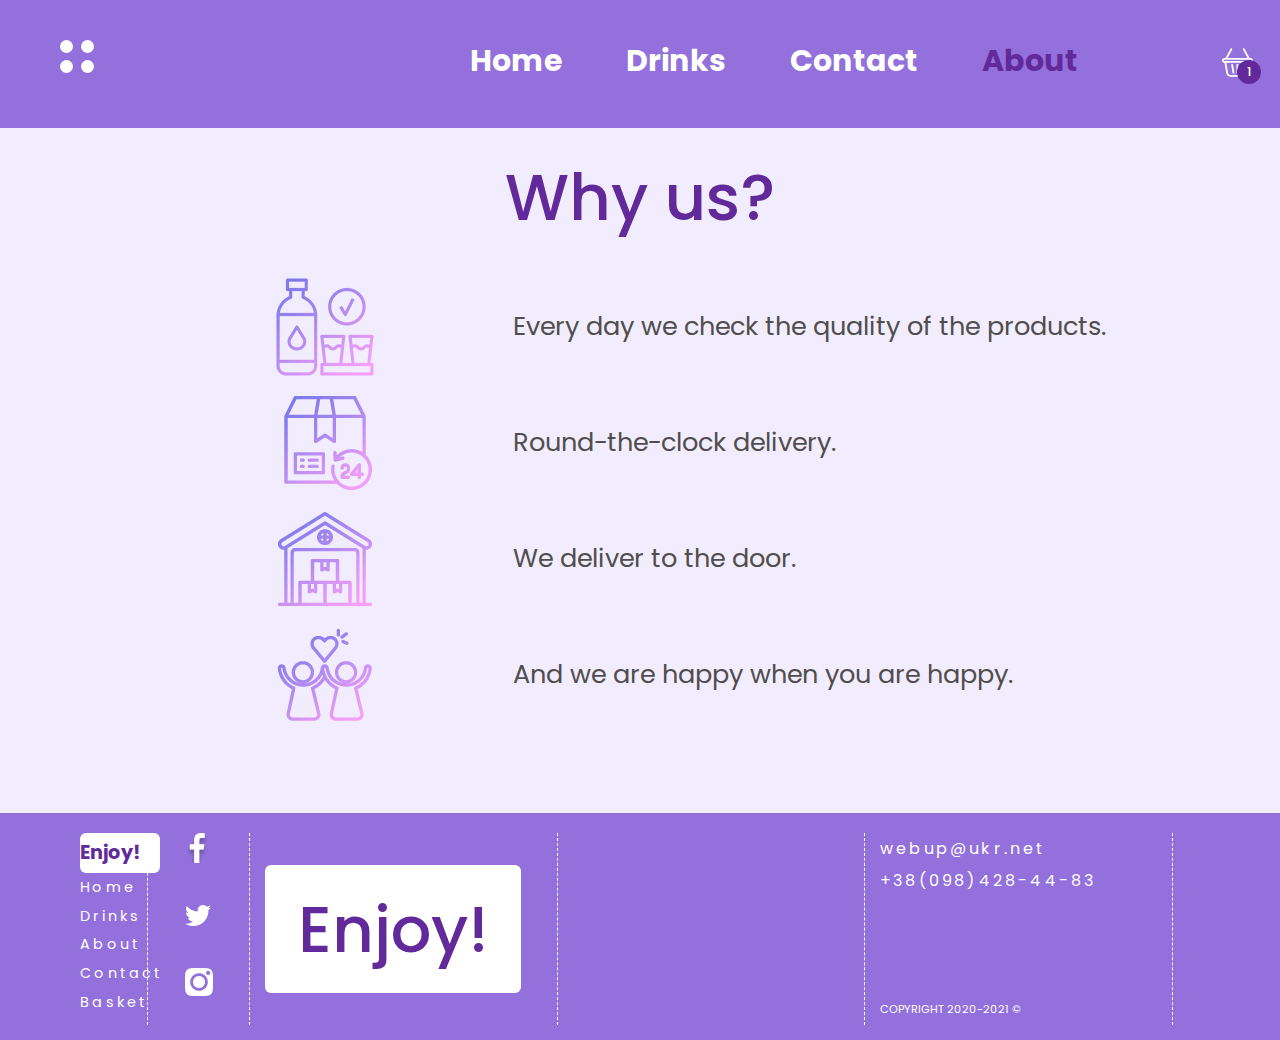
<file: about.html>
<!DOCTYPE html>
<html lang="en">
<head>
	<meta charset="UTF-8">
	<meta name="viewport" content="width=device-width, initial-scale=1.0, shrink-to-fit=no">
	<title>Healthy drinks</title>
  <link rel="preconnect" href="https://fonts.gstatic.com">
  <link href="https://fonts.googleapis.com/css2?family=Poppins:wght@400;500;700&display=swap" rel="stylesheet">
  <link rel="shortcut icon" href="images/favicon.ico" type="image/x-icon">
	<link rel="stylesheet" href="libs/css/bootstrap.min.css">
	<link rel="stylesheet" type="text/css" href="css/main.css">
</head>
<body class="about">
	<header class="container-fluid header__basket">
        <div class="header__body col-12"> 
            <div class="row">
                <div class="col-md-1">
                    <div class="logo">
                        <img src="images/dots.svg" alt="logo" class="logo__dots">
                    </div>
                </div>


                <div class="col-md-10">
                    <nav class="navbar navbar-expand-lg navbar-light">
                        <button class="navbar-toggler" type="button" data-toggle="collapse" data-target="#navbarSupportedContent" aria-controls="navbarSupportedContent" aria-expanded="false" aria-label="Toggle navigation">
                          <span class="navbar-toggler-icon"></span>
                        </button>

                        <div class="menu collapse navbar-collapse" id="navbarSupportedContent">
                          <ul class="menu__list navbar-nav">
                            <li class="menu__list-item">
                                  <a class="homeLink" href="index.html">Home</a>
                            </li>
                            <li class="menu__list-item">
                                  <a class="drinksLink" href="index.html#tabs">Drinks</a>
                            </li>
                            <li class="menu__list-item">
                                  <a class="contactLink" href="contact.html">Contact</a>
                            </li>
                            <li class="menu__list-item">
                                  <a class="aboutLink" href="#">About</a>
                            </li>
                            <li class="menu__list-item pr-lg-10 pl-lg-10">
                                  <a class="contactLink basket__menu" href="basket.html"><img src="images/shopping-basket 1.svg" alt=""> <p class="basket__num">1</p></a>
                                                                        
                            </li>
                          </ul>
                        </div>
                    </nav>



                </div>
            </div>
        </div>
    </header>

     <article class="whyus">
     	<div class="container">
     		
    	    <div class="row">
    		    <div class="col-md-12 d-flex justify-content-center">
    			    <div class="about__title">
    				<h1>Why us?</h1>
    			    </div>
    		    </div>
    	    </div>
    	    
     		<div class="row py-2">
    		        <div class="col-md-2 col-1  offset-lg-2 offset-0 my-auto about_icon-img">
    				    <img src="images/free-icon-water-bottle-2764110.png" alt="">
                    </div>
                    <div class=" col-md-7 col-10 my-auto mx-auto about_icon-text">  
    				    <span>Every day we check the quality of the products.</span>
    			    </div>
    		</div>
    	  

    	   
    		    <div class="row py-2">
    			    <div class="col-md-2 col-1  offset-lg-2 offset-0  my-auto about_icon-img">
    				    <img src="images/free-icon-send-2250327.png" alt="">
                    </div>
                     <div class="col-md-7 col-10 my-auto mx-auto about_icon-text">    
    				    <span>Round-the-clock delivery.</span>
    			    </div> 
    		    </div>
    	     
    	  
    		    <div class="row py-2">
    			    <div class="col-md-2 col-1 offset-lg-2  offset-0 my-auto about_icon-img">
    				    <img src="images/free-icon-warehouse-2250340.png" alt="">
                    </div>
                    <div class="col-md-7 col-10 my-auto mx-auto about_icon-text">     
    				    <span>We deliver to the door.</span>
    			    </div>
    		    </div>
    	   

    	 
    		    <div class="row py-2">
    			    <div class="col-md-2 col-1 offset-lg-2  offset-0 my-auto about_icon-img">
    				    <img src="images/free-icon-happiness-1361319.png" alt="">
                    </div>
                    <div class="col-md-7 col-10 my-auto mx-auto about_icon-text">    
    				    <span>And we are happy when you are happy.</span>
    			    </div>
    		    </div>
    	  

           <!--  <div class="row">
     			<div class="col-md-12 d-flex justify-content-center">
     				<div class="about__img">
     					<img src="images/about.png" alt="">
     				</div>
     			</div>
     		</div> -->
        </div>
    	
    </article>



     
     <footer>
      <div class="container-fluid">
        <div class="row d-flex flex-nowrap">
                <div class="col-md-2 col-xl-1 foot">
                   <div class="footer-menu footer">
                       <ul class="footer-menu__list">
                           <li class="footer-menu__list_item">Enjoy!</li>
                           <li class="footer-menu__list_item"><a href="#">Home</a></li>
                           <li class="footer-menu__list_item"><a href="#tabs">Drinks</a></li>
                           <li class="footer-menu__list_item"><a href="about.html">About</a></li>
                           <li class="footer-menu__list_item"><a href="contact.html">Contact</a></li>
                           <li class="footer-menu__list_item"><a href="basket.html">Basket</a></li>
                       </ul>
                   </div>
                </div> 
                <div class="col-md-1 foot foot__footer-name">
                    <div class="socicons-footer footer">
                        <ul class="socicons-footer__links">
                           <li class="socicons__links-item socicons__links-item_fb">
                            <a href="https://www.facebook.com/watch" target="blank"><img src="images/FB.png" alt="facebook"></a>    
                            </li>
                            <li class="socicons__links-item socicons__links-item_tw">
                            <a href="https://blog.twitter.com" target="blank"><img src="images/TW.png" alt="facebook"></a>  
                            </li>
                            <li class="socicons__links-item socicons__links-item_ig">
                            <a href="https://www.instagram.com/topics/food-and-drink/" target="blank"><img src="images/IG 4.png" alt="facebook"></a>    
                            </li>
                        </ul>
                    </div>
                </div> 
                <div class="col-md-3 foot">
                    <div class="footer-name footer">  
                    <div class="footer-name__text">
                        <h1>Enjoy!</h1>
                    </div>
                    </div>  
                </div>
                <div class="col-md-3 foot">
                    <!--Google map-->
<div id="map-container-google-1" class="z-depth-1-half map-container" style="height: 150px">
  <iframe src="https://maps.google.com/maps?q=manhatan&t=&z=13&ie=UTF8&iwloc=&output=embed" frameborder="0"
    style="border:0" allowfullscreen></iframe>
</div>

<!--Google Maps-->
                </div>
                <div class="col-md-3 col-4 foot">
                    <div class="footer-info footer">
                        <p>webup@ukr.net</p>
                        <p>+38(098)428-44-83</p>
                        <p class="cop">Copyright 2020-2021 &#169;</p>
                    </div>
                </div>   
            </div>
      </div>
    </footer>


       

   



	<script src="libs/js/jquery-3.6.0.js"></script>
    <script src="libs/js/bootstrap.min.js"></script>
    <script src="scripts/script.js"></script>
	
</body>
</html>
</file>
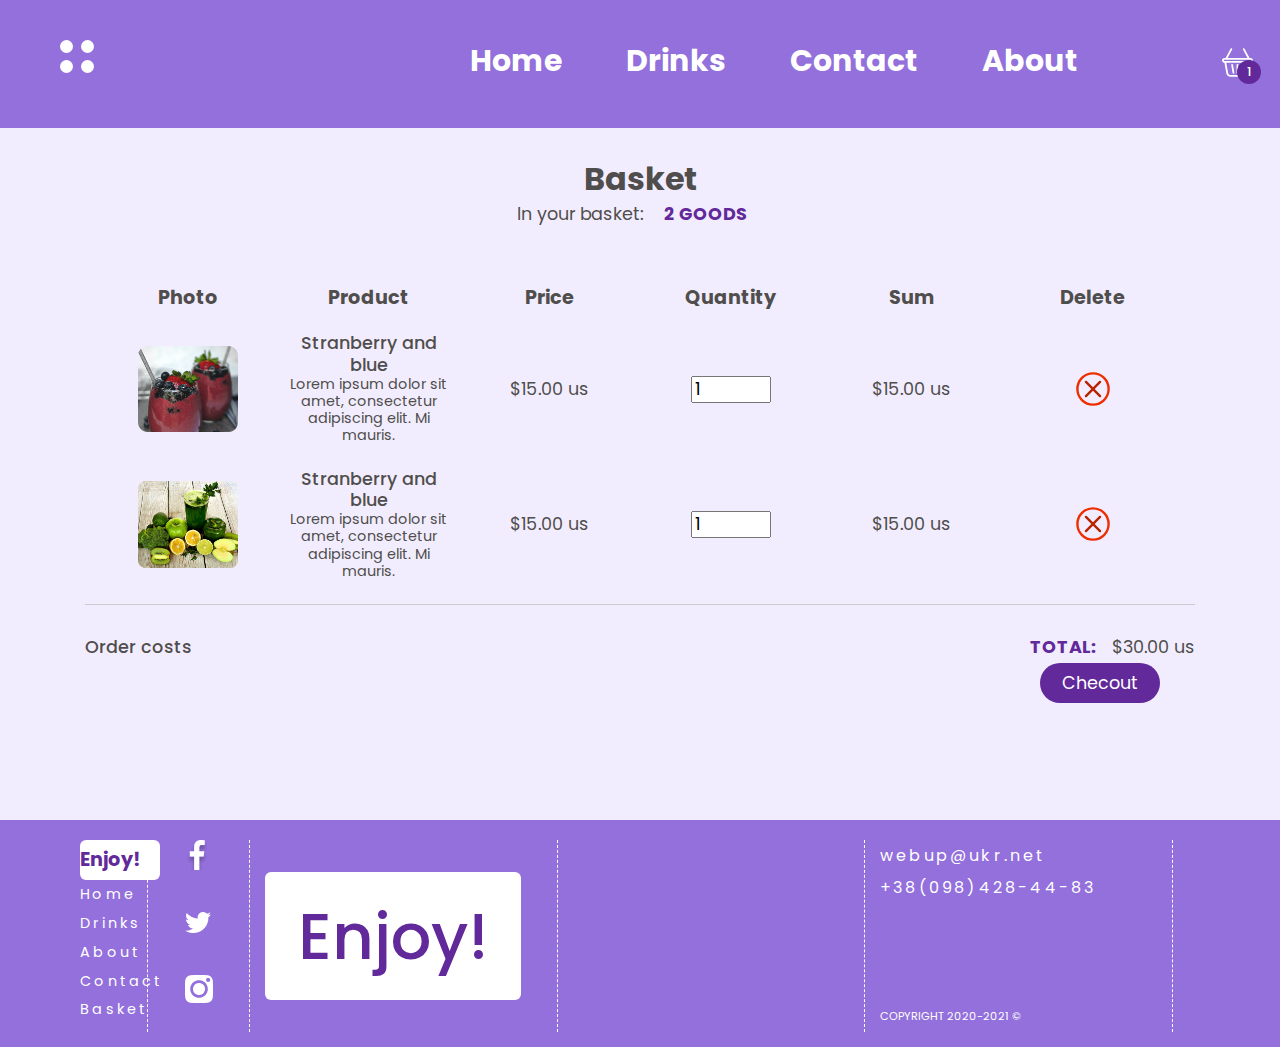
<file: basket.html>
<!DOCTYPE html>
<html lang="en">
<head>
	<meta charset="UTF-8">
	<meta name="viewport" content="width=device-width, initial-scale=1.0, shrink-to-fit=no">
	<title>Healthy drinks</title>
    <link rel="preconnect" href="https://fonts.gstatic.com">
    <link href="https://fonts.googleapis.com/css2?family=Poppins:wght@400;500;700&display=swap" rel="stylesheet">
    <link rel="shortcut icon" href="images/favicon.ico" type="image/x-icon">
	<link rel="stylesheet" href="libs/css/bootstrap.min.css">
	<link rel="stylesheet" type="text/css" href="css/main.css">
</head>


<body class="basket">
	<header class="container-fluid header__basket">
		<div class="header__body col-12"> 
            <div class="row">
                <div class="col-md-1">
                    <div class="logo">
                        <img src="images/dots.svg" alt="logo" class="logo__dots">
                    </div>
                </div>


                <div class="col-md-10">
                    <nav class="navbar navbar-expand-lg navbar-light">
                        <button class="navbar-toggler" type="button" data-toggle="collapse" data-target="#navbarSupportedContent" aria-controls="navbarSupportedContent" aria-expanded="false" aria-label="Toggle navigation">
                          <span class="navbar-toggler-icon"></span>
                        </button>

                        <div class="menu collapse navbar-collapse" id="navbarSupportedContent">
                          <ul class="menu__list navbar-nav">
                            <li class="menu__list-item">
                                  <a class="homeLink" href="index.html">Home</a>
                            </li>
                            <li class="menu__list-item">
                                  <a class="drinksLink" href="index.html#tabs">Drinks</a>
                            </li>
                            <li class="menu__list-item">
                                  <a class="contactLink" href="contact.html">Contact</a>
                            </li>
                            <li class="menu__list-item">
                                  <a class="aboutLink" href="about.html">About</a>
                            </li>
                            <li class="menu__list-item pr-lg-10 pl-lg-10">
                                  <a class="contactLink basket__menu" href="#"><img src="images/shopping-basket 1.svg" alt=""> <p class="basket__num">1</p></a>
                                                                        
                            </li>
                          </ul>
                        </div>
                    </nav>



                </div>
            </div>
        </div>
    </header>

    <section class="basket__table">
    <div class="container">
      <div class="basket_head">	
      <h1>Basket</h1>
      <small>In your basket: <b>2 goods</b></small>
      </div>	
    	<form action="/cart/" class="table-responsive" method="post">
            <table class="table-fluid shop-basket" cellspacing="0" >
    			<thead>
    				<tr class="table__head">
    					<th>Photo</th>
    					<th>Product</th>
    					<th>Price</th>
    					<th>Quantity</th>
    					<th>Sum</th>
    					<th>Delete</th>
    				</tr>
    			</thead>
    			<tbody>
    				<tr class="basket__table_responsive-item">
    					<td class="product-img">
    						<img src="images/drink1.png" width="100" alt="">
    					</td>
    					<td class="product-name">
    						<h3>Stranberry and blue</h3>
    						<p>Lorem ipsum dolor sit amet, consectetur adipiscing elit. Mi mauris.</p>
    					</td>
    					<td class="product-price">
    						<span>$15.00 us</span>
    					</td>
    					<td class="product-quantity">
    						<div class="quantity_buttons">
    							<!-- <button type="button" class="minus" alt="" ><img src="images/minus-square-outlined-button.svg" alt="" width="10"></button> -->
    							<input type="number" id="" class="quantity_buttons-minus" step="1" min="1" max="" name="quantity" value="1" size="4" inputmode="numeric">
    							<!-- <button type="button" class="plus" alt=""><img src="images/add.svg" alt="" width="10"></button> -->
    						</div>
    					</td>
    					<td class="product-sum">
    						<span>$15.00 us</span>
    					</td>
    					<td class="product-delete">
    						<a href="#" class="delete" arial-label="Delete" data-product_id="" data-product_sku=""><img src="images/crosscirclelinear_106172.svg" alt="" width="40"></a>
    					</td>
    				</tr>
    			</tbody>
    			    <tr class="basket__table_responsive-item">
    					<td class="product-img">
    						<img src="images/juice4.png" width="100" alt="">
    					</td>
    					<td class="product-name">
    						<h3>Stranberry and blue</h3>
    						<p>Lorem ipsum dolor sit amet, consectetur adipiscing elit. Mi mauris.</p>
    					</td>
    					<td class="product-price">
    						<span>$15.00 us</span>
    					</td>
    					<td class="product-quantity">
    						<div class="quantity_buttons">
    							<!-- <button type="button" class="minus" alt="" ><img src="images/minus-square-outlined-button.svg" alt="" width="10"></button> -->
    							<input type="number" id="" class="quantity_buttons-minus" step="1" min="1" max="" name="quantity" value="1" size="4" inputmode="numeric">
    							<!-- <button type="button" class="plus" alt=""><img src="images/add.svg" alt="" width="10"></button> -->
    						</div>
    					</td>
    					<td class="product-sum">
    						<span>$15.00 us</span>
    					</td>
    					<td class="product-delete">
    						<a href="#" class="delete" arial-label="Delete" data-product_id="" data-product_sku=""><img src="images/crosscirclelinear_106172.svg" alt="" width="40"></a>
    					</td>
    				</tr>
    			</tbody>	
    	    </table>
        </form>
        <div class="row">
        	<div class="col-md-12">
               <div class="sum_total">
        	     <h3>Order costs</h3>
        	     <span class="total"><b>Total:</b>$30.00 us</span>
               </div>
          </div>
        </div>
        <div class="row">
        	<div class="col-md-2 offset-md-10 offset-sm-9 offset-xs-8 offset-5">
        		<div class="order__checkout">
        			<a href="checkout.html" class="order__checkout_btn">Checout</a>
        		</div>
        	</div>
        </div>
    </div>
    </section>



     <footer>
        <div class="container-fluid">
            <div class="row d-flex flex-nowrap">
                <div class="col-md-2 col-xl-1 foot">
                   <div class="footer-menu footer">
                       <ul class="footer-menu__list">
                           <li class="footer-menu__list_item">Enjoy!</li>
                           <li class="footer-menu__list_item"><a href="#">Home</a></li>
                           <li class="footer-menu__list_item"><a href="#tabs">Drinks</a></li>
                           <li class="footer-menu__list_item"><a href="about.html">About</a></li>
                           <li class="footer-menu__list_item"><a href="contact.html">Contact</a></li>
                           <li class="footer-menu__list_item"><a href="basket.html">Basket</a></li>
                       </ul>
                   </div>
                </div> 
                <div class="col-md-1 foot foot__footer-name">
                    <div class="socicons-footer footer">
                        <ul class="socicons-footer__links">
                           <li class="socicons__links-item socicons__links-item_fb">
                            <a href="https://www.facebook.com/watch" target="blank"><img src="images/FB.png" alt="facebook"></a>    
                            </li>
                            <li class="socicons__links-item socicons__links-item_tw">
                            <a href="https://blog.twitter.com" target="blank"><img src="images/TW.png" alt="facebook"></a>  
                            </li>
                            <li class="socicons__links-item socicons__links-item_ig">
                            <a href="https://www.instagram.com/topics/food-and-drink/" target="blank"><img src="images/IG 4.png" alt="facebook"></a>    
                            </li>
                        </ul>
                    </div>
                </div> 
                <div class="col-md-3 foot">
                    <div class="footer-name footer">  
                    <div class="footer-name__text">
                        <h1>Enjoy!</h1>
                    </div>
                    </div>  
                </div>
                <div class="col-md-3 foot">
                    <!--Google map-->
<div id="map-container-google-1" class="z-depth-1-half map-container" style="height: 150px">
  <iframe src="https://maps.google.com/maps?q=manhatan&t=&z=13&ie=UTF8&iwloc=&output=embed" frameborder="0"
    style="border:0" allowfullscreen></iframe>
</div>

<!--Google Maps-->
                </div>
                <div class="col-md-3 col-4 foot">
                    <div class="footer-info footer">
                        <p>webup@ukr.net</p>
                        <p>+38(098)428-44-83</p>
                        <p class="cop">Copyright 2020-2021 &#169;</p>
                    </div>
                </div>   
            </div>
        </div>
    </footer>


       


	
    <script src="libs/js/jquery-3.6.0.js"></script>
    <script src="libs/js/bootstrap.min.js"></script>
    <script src="scripts/script.js"></script>
</body>

</html>
</file>
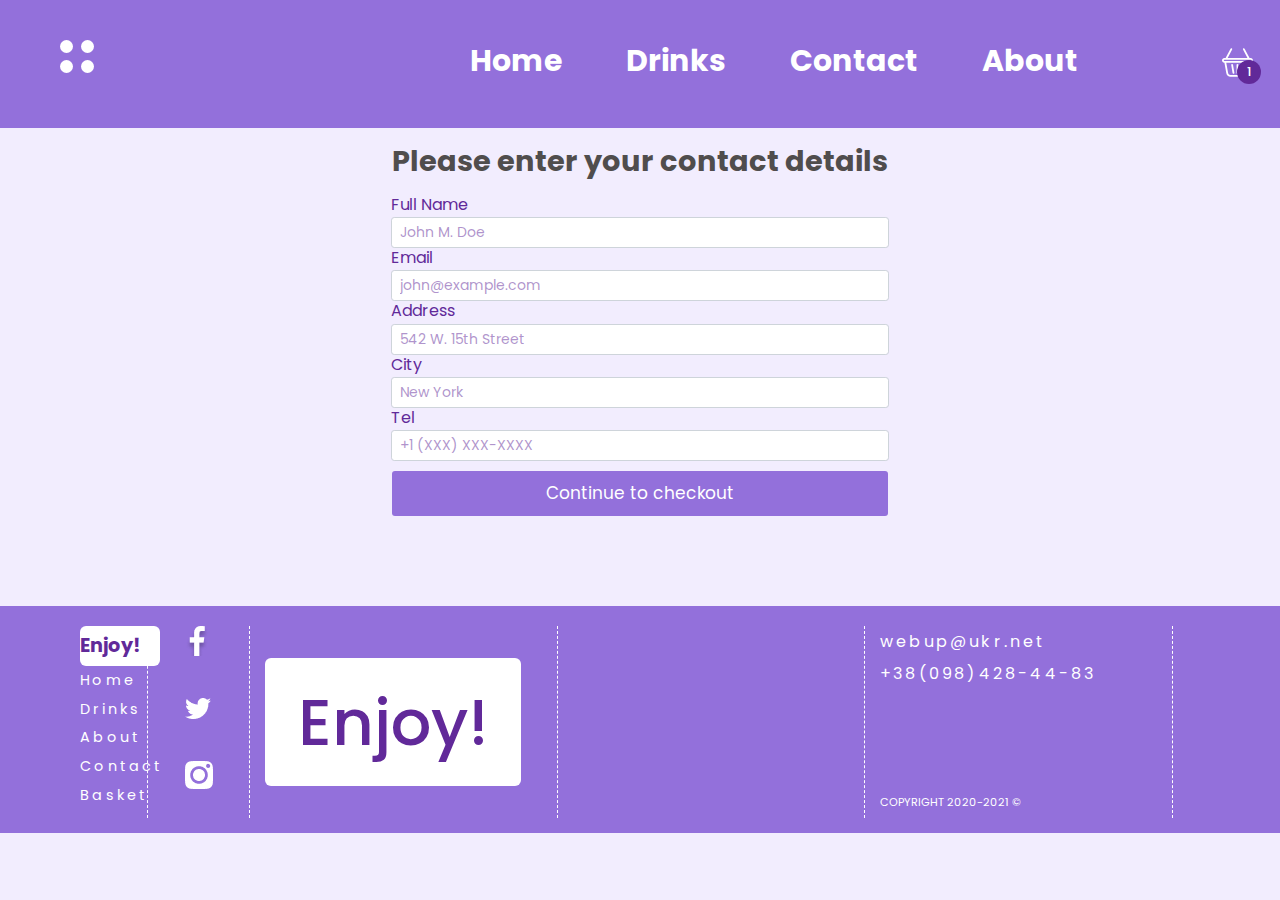
<file: checkout.html>
<!DOCTYPE html>
<html lang="en">
<head>
	<meta charset="UTF-8">
	<meta name="viewport" content="width=device-width, initial-scale=1.0, shrink-to-fit=no">
	<title>Healthy drinks</title>
  <link rel="preconnect" href="https://fonts.gstatic.com">
   <link href="https://fonts.googleapis.com/css2?family=Poppins:wght@400;500;700&display=swap" rel="stylesheet">
  <link rel="shortcut icon" href="images/favicon.ico" type="image/x-icon">
	<link rel="stylesheet" href="libs/css/bootstrap.min.css">
	<link rel="stylesheet" type="text/css" href="css/main.css">
</head>
<body class="chekcout">
	<header class="container-fluid header__basket">
    <div class="header__body col-12"> 
            <div class="row">
                <div class="col-md-1">
                    <div class="logo">
                        <img src="images/dots.svg" alt="logo" class="logo__dots">
                    </div>
                </div>


                <div class="col-md-10">
                    <nav class="navbar navbar-expand-lg navbar-light">
                        <button class="navbar-toggler" type="button" data-toggle="collapse" data-target="#navbarSupportedContent" aria-controls="navbarSupportedContent" aria-expanded="false" aria-label="Toggle navigation">
                          <span class="navbar-toggler-icon"></span>
                        </button>

                        <div class="menu collapse navbar-collapse" id="navbarSupportedContent">
                          <ul class="menu__list navbar-nav">
                            <li class="menu__list-item">
                                  <a class="homeLink" href="index.html">Home</a>
                            </li>
                            <li class="menu__list-item">
                                  <a class="drinksLink" href="index.html#tabs">Drinks</a>
                            </li>
                            <li class="menu__list-item">
                                  <a class="contactLink" href="contact.html">Contact</a>
                            </li>
                            <li class="menu__list-item">
                                  <a class="aboutLink" href="about.html">About</a>
                            </li>
                            <li class="menu__list-item pr-lg-10 pl-lg-10">
                                  <a class="contactLink basket__menu" href="basket.html"><img src="images/shopping-basket 1.svg" alt=""> <p class="basket__num">1</p></a>
                                                                        
                            </li>
                          </ul>
                        </div>
                    </nav>



                </div>
            </div>
        </div>
    </header>

<section>
<div class="container">	
   <div class="row">
     <div class="col-md-12">
     	<div class="wrap__form">
     	<form action="#" method="post" class="checkout__form">
     	    <fieldset>	
     	    
     	    	    <legend>Please enter your contact details </legend>
     	    	     <div class="content-checkout__form form-checkout">
     	    	      <div class="row row__checkout">
     	    	      	<div class="col-md-12">
     		            <label for="fname">Full Name</label>
   	                    <input class="form-control form-control-sm" type="text" id="fname" name="firstname" placeholder="John M. Doe" class="input_form">
   	                    </div>
   	                  </div>
   	                  <div class="row row__checkout"> 
   	                  	<div class="col-md-12" width="auto">
   	                    <label for="email"><i class="fa fa-envelope"></i> Email</label>
                        <input class="form-control form-control-sm" type="email" id="email" name="email" placeholder="john@example.com" class="input_form">
                        </div>
                      </div> 
                      <div class="row row__checkout"> 
                        <div class="col-md-12">      
                        <label for="adr"><i class="fa fa-address-card-o"></i> Address</label>
                        <input class="form-control form-control-sm" type="text" id="adr" name="address" placeholder="542 W. 15th Street" class="input_form">
                        </div> 
                      </div>
                      <div class="row row__checkout"> 
                        <div class="col-md-12"> 
                        <label for="city"><i class="fa fa-institution"></i> City</label>
                        <input class="form-control form-control-sm" type="text" id="city" name="city" placeholder="New York" class="input_form">
                        </div>
                      </div> 
                      <div class="row row__checkout">  
                        <div class="col-md-12">
                        <label for="tel"><i class="fa fa-institution"></i> Tel</label>
                        <input class="form-control form-control-sm" type="tel" id="tel" name="phone-number" placeholder="+1 (XXX) XXX-XXXX" class="input_form">  
                      </div>
                      </div>

                    </div>        
   	        </fieldset> 
   	             <input type="submit" value="Continue to checkout" class="btn__checkout">       
        </form>
        </div>
     </div>
   </div> 
</div>    
</section> 



    
    <footer>
      <div class="container-fluid">
        <div class="row d-flex flex-nowrap">
                <div class="col-md-2 col-xl-1 foot">
                   <div class="footer-menu footer">
                       <ul class="footer-menu__list">
                           <li class="footer-menu__list_item">Enjoy!</li>
                           <li class="footer-menu__list_item"><a href="#">Home</a></li>
                           <li class="footer-menu__list_item"><a href="#tabs">Drinks</a></li>
                           <li class="footer-menu__list_item"><a href="about.html">About</a></li>
                           <li class="footer-menu__list_item"><a href="contact.html">Contact</a></li>
                           <li class="footer-menu__list_item"><a href="basket.html">Basket</a></li>
                       </ul>
                   </div>
                </div> 
                <div class="col-md-1 foot foot__footer-name">
                    <div class="socicons-footer footer">
                        <ul class="socicons-footer__links">
                           <li class="socicons__links-item socicons__links-item_fb">
                            <a href="https://www.facebook.com/watch" target="blank"><img src="images/FB.png" alt="facebook"></a>    
                            </li>
                            <li class="socicons__links-item socicons__links-item_tw">
                            <a href="https://blog.twitter.com" target="blank"><img src="images/TW.png" alt="facebook"></a>  
                            </li>
                            <li class="socicons__links-item socicons__links-item_ig">
                            <a href="https://www.instagram.com/topics/food-and-drink/" target="blank"><img src="images/IG 4.png" alt="facebook"></a>    
                            </li>
                        </ul>
                    </div>
                </div> 
                <div class="col-md-3 foot">
                    <div class="footer-name footer">  
                    <div class="footer-name__text">
                        <h1>Enjoy!</h1>
                    </div>
                    </div>  
                </div>
                <div class="col-md-3 foot">
                    <!--Google map-->
<div id="map-container-google-1" class="z-depth-1-half map-container" style="height: 150px">
  <iframe src="https://maps.google.com/maps?q=manhatan&t=&z=13&ie=UTF8&iwloc=&output=embed" frameborder="0"
    style="border:0" allowfullscreen></iframe>
</div>

<!--Google Maps-->
                </div>
                <div class="col-md-3 col-4 foot">
                    <div class="footer-info footer">
                        <p>webup@ukr.net</p>
                        <p>+38(098)428-44-83</p>
                        <p class="cop">Copyright 2020-2021 &#169;</p>
                    </div>
                </div>   
            </div>
      </div>
    </footer>


       


	  <script src="libs/js/jquery-3.6.0.js"></script>
    <script src="libs/js/bootstrap.min.js"></script>
    <script src="scripts/script.js"></script>
	
</body>
</html>
</file>
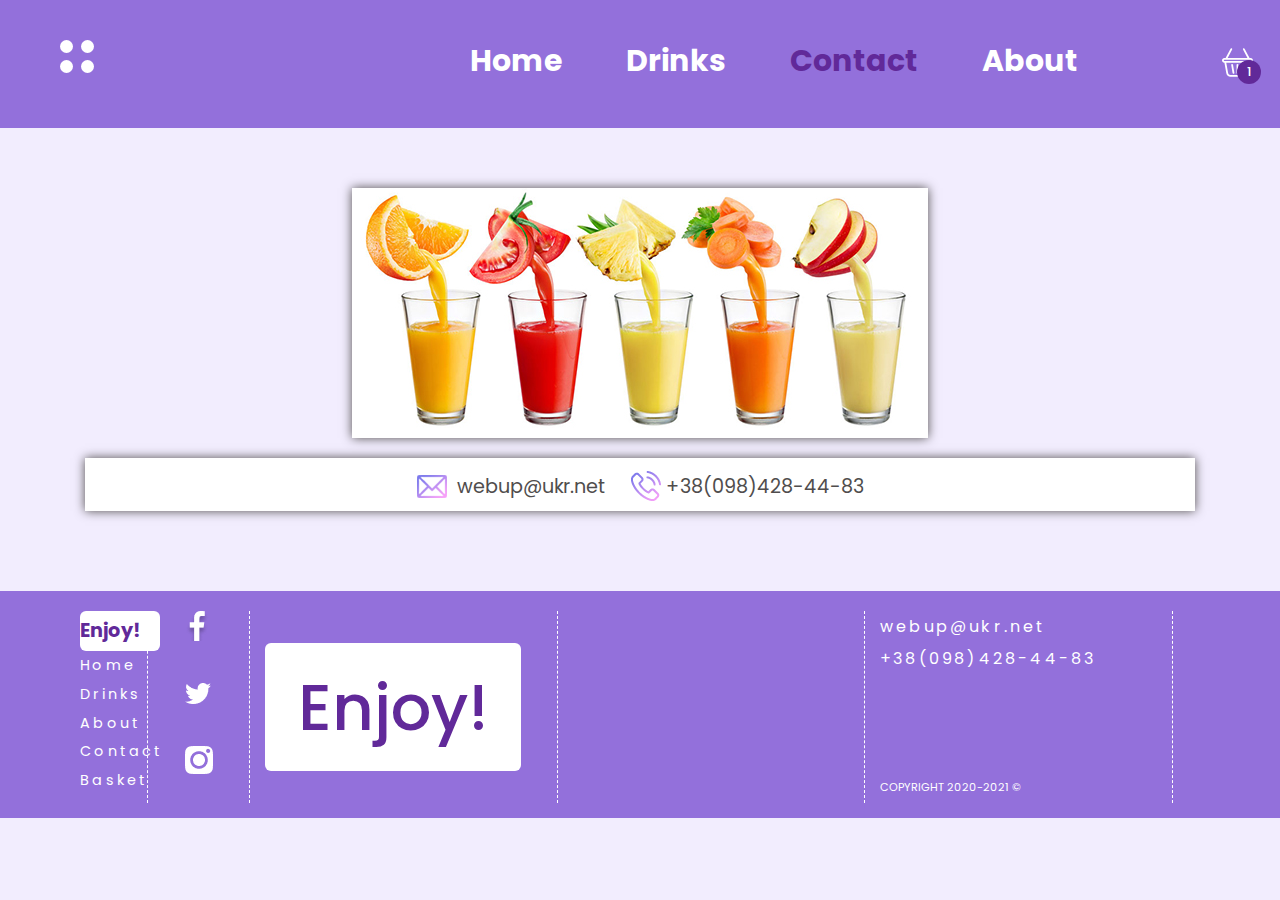
<file: contact.html>
<!DOCTYPE html>
<html lang="en">
<head>
	<meta charset="UTF-8">
	<meta name="viewport" content="width=device-width, initial-scale=1.0, shrink-to-fit=no">
	<title>Healthy drinks</title>
    <link rel="preconnect" href="https://fonts.gstatic.com">
    <link href="https://fonts.googleapis.com/css2?family=Poppins:wght@400;500;700&display=swap" rel="stylesheet">
    <link rel="shortcut icon" href="images/favicon.ico" type="image/x-icon">
	<link rel="stylesheet" href="libs/css/bootstrap.min.css">
	<link rel="stylesheet" type="text/css" href="css/main.css">
</head>
<body class="contact">
	<header class="container-fluid header__basket">
        <div class="header__body col-12"> 
            <div class="row">
                <div class="col-md-1">
                    <div class="logo">
                        <img src="images/dots.svg" alt="logo" class="logo__dots">
                    </div>
                </div>


                <div class="col-md-10">
                    <nav class="navbar navbar-expand-lg navbar-light">
                        <button class="navbar-toggler" type="button" data-toggle="collapse" data-target="#navbarSupportedContent" aria-controls="navbarSupportedContent" aria-expanded="false" aria-label="Toggle navigation">
                          <span class="navbar-toggler-icon"></span>
                        </button>

                        <div class="menu collapse navbar-collapse" id="navbarSupportedContent">
                          <ul class="menu__list navbar-nav">
                            <li class="menu__list-item">
                                  <a class="homeLink" href="index.html">Home</a>
                            </li>
                            <li class="menu__list-item">
                                  <a class="drinksLink" href="index.html#tabs">Drinks</a>
                            </li>
                            <li class="menu__list-item">
                                  <a class="contactLink" href="#">Contact</a>
                            </li>
                            <li class="menu__list-item">
                                  <a class="aboutLink" href="about.html">About</a>
                            </li>
                            <li class="menu__list-item pr-lg-10 pl-lg-10">
                                  <a class="contactLink basket__menu" href="basket.html"><img src="images/shopping-basket 1.svg" alt=""> <p class="basket__num">1</p></a>
                                                                        
                            </li>
                          </ul>
                        </div>
                    </nav>



                </div>
            </div>
        </div>
    </header>

    <section>
    	
    	<div class="container">
    		<div class="row">
    			<div class="col-md-12 mx-auto d-flex justify-content-center">
    			    <div class="contact__bunner">
    				    <img src="images/shutterstock_532002529_2.jpg" alt="" width="auto">
    			    </div>
    			</div>    
    		</div>
    	</div>
        <div class="container">
            <div class="row">
                <div class="col-12  mx-auto my-auto">  
                    <div class="contact__pad d-md-flex justify-content-center d-sm-block justify-content-sm-center col ml-auto">
                        
                           <p class="contact__post">webup@ukr.net</p>
                           <p class="contact__tel">+38(098)428-44-83</p> 
                      
                    </div>  
                </div>   
            </div>
        </div>
    </section>


    
    <footer>
        <div class="container-fluid">
            <div class="row d-flex flex-nowrap">
                <div class="col-md-2 col-xl-1 foot">
                   <div class="footer-menu footer">
                       <ul class="footer-menu__list">
                           <li class="footer-menu__list_item">Enjoy!</li>
                           <li class="footer-menu__list_item"><a href="#">Home</a></li>
                           <li class="footer-menu__list_item"><a href="#tabs">Drinks</a></li>
                           <li class="footer-menu__list_item"><a href="about.html">About</a></li>
                           <li class="footer-menu__list_item"><a href="contact.html">Contact</a></li>
                           <li class="footer-menu__list_item"><a href="basket.html">Basket</a></li>
                       </ul>
                   </div>
                </div> 
                <div class="col-md-1 foot foot__footer-name">
                    <div class="socicons-footer footer">
                        <ul class="socicons-footer__links">
                           <li class="socicons__links-item socicons__links-item_fb">
                            <a href="https://www.facebook.com/watch" target="blank"><img src="images/FB.png" alt="facebook"></a>    
                            </li>
                            <li class="socicons__links-item socicons__links-item_tw">
                            <a href="https://blog.twitter.com" target="blank"><img src="images/TW.png" alt="facebook"></a>  
                            </li>
                            <li class="socicons__links-item socicons__links-item_ig">
                            <a href="https://www.instagram.com/topics/food-and-drink/" target="blank"><img src="images/IG 4.png" alt="facebook"></a>    
                            </li>
                        </ul>
                    </div>
                </div> 
                <div class="col-md-3 foot">
                    <div class="footer-name footer">  
                    <div class="footer-name__text">
                        <h1>Enjoy!</h1>
                    </div>
                    </div>  
                </div>
                <div class="col-md-3 foot">
                    <!--Google map-->
<div id="map-container-google-1" class="z-depth-1-half map-container" style="height: 150px">
  <iframe src="https://maps.google.com/maps?q=manhatan&t=&z=13&ie=UTF8&iwloc=&output=embed" frameborder="0"
    style="border:0" allowfullscreen></iframe>
</div>

<!--Google Maps-->
                </div>
                <div class="col-md-3 col-4 foot">
                    <div class="footer-info footer">
                        <p>webup@ukr.net</p>
                        <p>+38(098)428-44-83</p>
                        <p class="cop">Copyright 2020-2021 &#169;</p>
                    </div>
                </div>   
            </div>
        </div>
    </footer>


       


	<script src="libs/js/jquery-3.6.0.js"></script>
    <script src="libs/js/bootstrap.min.js"></script>
    <script src="scripts/script.js"></script>

	
</body>
</html>
</file>
<file: css/main.css>
/* сброс стилsd браузера */
* {
  box-sizing: border-box; 
}
html, body, div, span, object, iframe, h1, h2, h3, h4, h5, h6, p, blockquote, pre, a, abbr, acronym, address, big, cite, code, del, dfn, em, img, ins, kbd, q, s, samp,small, strike, strong, sub, sup, tt, var, b, u, i, center, dl, dt, dd, ol, ul, li, fieldset, form, label, legend,
table, caption, tbody, tfoot, thead, tr, th, td, article, aside, canvas, details, embed, 
figure, figcaption, footer, header, hgroup, menu, nav, output, ruby, section, summary,
time, mark, audio, video {
	margin: 0;
	padding: 0;
	border: 0;
	font-size: 100%;
	/*vertical-align: baseline;*/
}
article, aside, details, figcaption, figure, footer, header, hgroup, menu, nav, section {
	display: block;
}
body {
	line-height: 1.2;
        overflow-x: hidden; 
}
ol { 
	padding-left: 1.4em;
	list-style: decimal;
}
ul {
	padding-left: 1.4em;
	list-style: square;
}
table {
	border-collapse: collapse;
	border-spacing: 0;
} 
/* кінець кода сброса стилів браузера */

html {
	overflow-x: hidden;
}

body {
	font-family: 'Poppins', sans-serif, Arial, sans-serif;
	font-weight: normal;
	color: #C8C8C8;
	background-color: #f2edfe;
	overflow-x: hidden !important; 
	}
#totop {
width: 50px;
	height: 50px;
	position: fixed;
	right: 10px;
	bottom: 30px;
	display: none;
	z-index: 1000;
	
}				
input[type=number]{
    width: 80px;
} 
input {outline:none;
}
input::-webkit-input-placeholder {
					color: rgba(97, 41, 153, 0.5) !important;
					}
					
					input:-moz-placeholder { /* Firefox 18- */
					color: rgba(97, 41, 153, 0.5) !important;  
					}
					
					input::-moz-placeholder {  /* Firefox 19+ */
					color: rgba(97, 41, 153, 0.5) !important;  
					}
					
					input:-ms-input-placeholder {  
					color: rgba(97, 41, 153, 0.5) !important;  
					}	


header {
	background-image: url("../images/header main.png");
 	background-size: cover;
 	width: 100%;
    color: #fff;
    min-height: 750px ;
    position: relative;
   }

   .socicons {
   	top: 100px;
	display: flex;
	justify-content: flex-end; 
	position: absolute;
}
.socicons__links {
	list-style: none;
}
.socicons__links-item {
	padding-bottom: 42px;
}
.socicons__links-item:last-child {
	padding-bottom: 0;
}

.header__basket {
	background-image: none;
	background-color: mediumpurple;
	min-height: 8rem;
	width: auto;
}.logo {

    margin: 40px 0px 0px 30px;
}
.menu {
	 margin-top: 30px;
	 padding-left: 20rem;
}
.menu__list{
list-style: none;
}
.menu__list-item {
	margin-right: 4rem;
	height: 45px;
	font-size: 30px;
	font-weight: 700;
	line-height: 45px;
}

li a {
	color: #fff;
}
li a:hover {
	color: #612999;
	text-decoration: none;
}

 ul.menu__list li:last-child {
 	padding-left: 5rem;
 }
.home .homeLink, .drinks .drinksLink, .about .aboutLink, .contact .contactLink {
    color: #612999; 
}

.search {
	margin: 50px 0 0 30px;
	padding-right: 100px;
	font-weight: normal;

}
.search__enjoy {
    font-size: 100px;
    color: #612999;
   
}
.search__text {
    font-size: 1.4rem;
    font-weight: 400;
   /**/
    word-spacing: 3px;
    letter-spacing: 0.5px;
    text-align: justify;
    line-height: 38px;
}
.search__input {
	width: 370px;
	height: 55px;
    background: rgba(255, 255, 255, 0.8);
    border: none;
    border-radius: 46.5px;
    text-align: center;
    padding-right: 40px;
    color: #612999;
    font-size: 25px;
}
.search__button {
	background: #612999;
	width: 65px;
	height: 65px;
	border-radius: 50%;
	border: none;
	margin: 5px;
	cursor: pointer;
}
.search__button:hover {
	background: #51138f;
}
.special {
	padding-right: 40px;
	padding-bottom: 180px;
	margin-top: 5px;
	display: flex;
	justify-content: flex-end;
}
.square {
    width: 280px;
    height: 135px;
    background: rgba(62, 117, 42, 0.5);
    border-radius: 19px;
    margin:15px 15px 0px 15px;
}
.special__green_content {
	font-weight: normal;
	margin-top: 15px;
	display: flex;
	justify-content: space-around;
}
.special__green_text p:first-child {
	padding-bottom: 0.8rem;
	
	font-size: 1.4rem;
}
.special__green_price p:first-child {
	width: 58px;
	height: 58px;
	border-radius: 50%;
	background: rgb(62, 117, 42);
	opacity: 100%;
	text-align: center;
	padding: 18px 0 0 0;
	font-size: 1.4rem;
}
.special__green_price p:last-child {
	 align-self: flex-end;
	 font-size: 2.0rem;
	 padding: 10px 0 10px;
}
.special__orange{
    background: rgba(251, 196, 0, 0.5);	
} 
.special__orange_content {
	font-weight: normal;
	margin-top: 15px;
	display: flex;
	justify-content: space-around;
}
.special__orange_text p:first-child {
	padding-bottom: 0.8rem;
	
	font-size: 1.4rem;
}
.special__orange_price p:first-child {
	width: 58px;
	height: 58px;
	border-radius: 50%;
	background: rgb(251, 196, 0);
	opacity: 100%;
	text-align: center;
	padding: 18px 0 0 0;
	font-size: 1.4rem;
}
.special__orange_price p:last-child {
	 align-self: flex-end;
	 font-size: 2.0rem;
	 padding: 10px 0 10px;
}
.special__violet {
    background: rgba(97, 41, 153, 0.5) ;	
} 
.special__violet_content {
	font-weight: normal;
	margin-top: 15px;
	display: flex;
	justify-content: space-around;
}
.special__violet_text p:first-child {
	padding-bottom: 0.8rem;
	font-size: 1.4rem;
}
.special__violet_price p:first-child {
	width: 58px;
	height: 58px;
	border-radius: 50%;
	background: rgb(97, 41, 153);
	opacity: 100%;
	text-align: center;
	padding: 18px 0 0 0;
	font-size: 1.4rem;
}
.special__violet_price p:last-child {
	 align-self: flex-end;
	 font-size: 2.0rem;
	 padding: 10px 0 10px;
}
.nav__menu {
     display: flex;
     justify-content: center;
   }
.choice__menu {
	list-style: none;
}
.choice__list {
	margin-right: 55px;
	font-size: 30px;
	line-height: 48px;
	height: 53px;
	color: #612999;
	margin-top: 60px;
}
.choice__list a:hover {
	background: #612999;
	color: #fff;
}
.name {
	margin: 40px;
	color: #612999;
	font-size: 65px;
    font-style: normal;
    line-height: 97px;
    width: 700px;
}

li.choice__list a {
	color: #612999;
	transition: all .3s;
}
li.choice__list a:hover {
	/*background: #612999;*/
	color: #fff;
	padding: 8px 10px;
}
.card {
	box-shadow: 0 0 8px rgba(0,0,0,0.5);
	border-radius: 38px;
	background: #FFFFFF;
	margin-bottom: 30px;
	border: none;
	position: relative;
}
   .cards {
   	align-content: center;
   }
img.card__img {
 width: 100%; 
 object-fit: cover;
}
.card__body-icon-like {
	position: absolute;
	top: 15px;
	right: 20px;
	border: none;
	width: 47px;
	height: 47px;
	border-radius: 50%;
	background-color: #fff;
}
.card__body-icon-like::before {
	content: url('../images/hart.svg');
	position: absolute;
	width: 40px;
	height: 40px;
	top: 15px;
	right: 3px;
}
.card__body-icon-like--active::before {
	content: url('../images/hart pink.svg');
	width: 30px;
	height: 30px;
	top: 13px;
	right: 8px;
}
.card__body {
margin: 21px auto 0 20px;
padding-right: 15px;
}
.card__body-name {
	font-size: 1.2em;
	color: #000000;
}
.card__body-text {
	font-size: 1em;
    margin-top: 5px; 
}
.card__body-price {
	font-size: 1.8em;
	color: #612999;
	font-weight: 700;
	line-height: 52.5px;
}
.card__body-icon-basket {
	border: none;
	background-color: #612999;
	width: 63px;
	height: 63px;
	border-radius: 50%;
	display: block;
	margin-bottom: 15px;
	margin-top: 15px;
}
footer {
	background-color: mediumpurple;
	padding: 20px 5px 15px 45px;
	margin-top: 5rem;

}
.footer-menu__list_item {
	list-style: none;
}
.footer-menu__list {
	font-size: 0.9rem;
	font-weight: 400;
	letter-spacing: 0.2rem;
	line-height: 1.8rem;
}
.footer-menu__list li:first-child {
	font-size: 1.2rem;
	line-height: 40px;
	color: #612999;
    font-weight: 700;
    letter-spacing: normal;
    background: #fff;
    border-radius: 6px;
    width: 5rem;
}
.socicons-footer__links {
	list-style: none;
} 
.socicons-footer__links-item_fb, .socicons-footer__links-item_tw {
	padding-bottom: 3rem;
}
.footer-name {
   padding-top: 2rem;
}
.footer-name__text h1 {
   background: #fff;
   border-radius: 6px;
   font-size: 4rem;
   color: #612999;
   height: 8rem;
   width: 16rem;
   text-align: center;
} 
.footer-name__text h1{
    padding: 1.7rem;
}
.footer-info {
	line-height: 2rem;
    color: #fff;
    font-weight: normal;
    letter-spacing: 0.2rem;
    padding-right: 15px;
 }
.footer {
	height: 12rem;
}
.foot {
	border-right: 1px dashed #fff;
}
p.cop {
	text-transform: uppercase;
	letter-spacing: normal;
	font-size: 0.7rem;
	padding-top: 6rem;
}
.map-container{
    overflow:hidden;
    padding-right: 2rem;
    margin-top: 1.5rem;
    height: 100%;
}
.map-container iframe{
    top:0;
    height:100%;
    width:100%;
}

/*checkout*/
.menu__list_all {
	padding-left: 6.5rem;
}
.basket li a.bm:hover {
	color: #612999;
	}
a.basket__menu {
    position: relative; 
}
.basket__num  {
	position: absolute;
	font-weight: 500;
	font-size: 0.8rem;
	line-height: 1.2rem;
	width: 1.5rem;
	height: 1.5rem;
	background-color: #612999;
	border-radius: 50%; 
	text-align: center;
	padding-top: 0.1rem;
	bottom: -2px;
	right: -8px;
	color: #fff;
 }
 .basket__num:hover {
 	background-color: #fff;
 	color: #612999;
 }
 .basket__table {
 	padding: 2rem 0 2rem 0;
 	font-size: 1.1rem;
 	color:#504d4d;
 }
 .basket_head {
 	display: block;
    text-align: center;
    line-height: 2rem;
    margin-bottom: 2rem;
 }
 b {
 	color: #612999;
 	margin-right: 1rem;
 	margin-left: 1rem;
 	text-transform: uppercase;
 }
 .basket_head h1 {
 	font-size: 2rem;
 	font-weight: 700;
 }
 .product-name p {
    font-weight: normal;
    font-size: 0.9rem;

 }
 table {
 	width: 100%;
 	table-layout: fixed;

 }
 thead {
 	text-align: center;
 }
 tbody {
 	text-align: center;
}
table {
	border-spacing: 1.5rem;
	border-collapse: separate;
	border-bottom: 1px solid #ccc;
}

.table__head {
	font-weight: 700;
	font-size: 1.2rem;
}
.sum_total {
	display: flex;
	align-items: center;
	justify-content: space-between;
	margin-top: 2rem;
}

 .order__checkout_btn {
 	text-decoration: none;
 	background: #612999; 
	width: 120px;
	height: 40px;
	border-radius: 46.5px;
	border: none;
	margin: 5px;
	cursor: pointer;
    text-align: center;
 	color: #fff;
 	display: flex;
    flex-direction: column;
    justify-content: center;
 }
 .order__checkout_btn:hover {
 	background: mediumpurple; 
 	text-decoration: none;
 	color: #fff;
 }
 
/*Checkout*/
.wrap__form {
	display: flex;
	justify-content: center;
}
.row__checkout {
  display: flex;
  flex-wrap: wrap;
  margin: 0 -16px;
}
label {
  margin-bottom: 0.2rem;
  display: block;
  color: #612999;
}
input.input_form {
  min-width: 50rem;
  margin-bottom: 1rem;
  padding: 0.5rem;
  border: 1px solid #ccc;
  border-radius: 0.3rem;
}
.btn__checkout {
  background-color: mediumpurple;
  color: white;
  padding: 12px;
  margin: 10px 0;
  border: none;
  width: 100%;
  border-radius: 3px;
  cursor: pointer;
  font-size: 17px;
}
.btn__checkout:hover {
	  background-color: #612999;
}
legend {
	padding: 1rem 0 1rem 0;
	font-size: 1.8rem;
 	font-weight: 700;
 	color:#504d4d;
}

/*About*/
.about__title {
	font-size: 4rem;
	color: #612999;
	margin: 2rem 0 2rem 0;
}
 .whyus span {
  	font-size: 1.6rem;
  	color: #504d4d;
  }
  /*Contact*/
.contact__bunner {
	margin-top: 60px;
	box-shadow: 0 0 10px #504d4d;
}
.contact__pad {
	margin-top: 20px;
    background-color: #fff;
	min-width: 100%;
	box-shadow: 0 0 10px #504d4d;
	font-size: 1.2rem;
	line-height: 3rem;
	color: #504d4d;
}
   .contact__pad p {
   	padding-top: 5px;
   }
p.contact__post {
	position: relative;
	padding-left: 40px;
	margin-right: 25px;
}
p.contact__post::before {
	content: url(../images/free-icon-email-561127.png);
	position: absolute;
  top: 10px;
	left:0;
}
p.contact__tel {
	position: relative;
	padding-left: 35px;
}
p.contact__tel::before {
    content: url(../images/free-icon-phone-call-126509.png);
    position: absolute;
	  top: 13px;
	  left:0;
}
@media (max-width: 1273px) {
    .menu {
	padding-left: 10rem;
}
    .menu__list-item {
	margin-right: 2rem;
}
}
@media (max-width: 1199px) {
	.choice__list {
	margin-right: 20px;
}
   .footer-name__text h1 {
   font-size: 3rem;
   height: 8rem;
   width: 12rem;
   text-align: center;
} 
    
   .product-name h3 {
      font-size: 70%;
}
}
@media (max-width: 952px) {
	#map-container-google-1 {
		margin-left: 25px;
		width: 100%;
	}
}
@media (max-width: 992px) {
	.logo {
		display: none;
	}
	.socicons {
		justify-content: center;
	}
	.search {
		padding-left: 15px;
	}
	.search__input {
	width: 330px;
	height: 45px;
    padding-right: 30px;
    font-size: 18px;
}
    .search__button {
	width: 50px;
	height: 50px;
}
   .special {
	font-size: 80%;
	padding: 15px;
}
   .special__content {
   	padding: 5px;
}
   .choice__list {
	margin-right: 8px;
	font-size: 25px;
}
   .name {
   	 font-size: 28px;
   	 margin: 15px;
   }
   .foot {
	border-right: none;
}
   .footer-info {
   	letter-spacing: 0;
}
   .order__checkout 
   {
   	margin-left: -40px;
   }
   .contact__pad {
	
    
	max-width: 100%;
	
}
}
@media (max-width: 768px) {
.menu {
	 padding-left: 0;
	 margin-left: 0;
}
.menu__list-item {
	margin-right: 5px;
	height: 35px;
	font-size: 25px;
	font-weight: 700;
	line-height: 35px;
}
.special {
   	display: block!important;
}
.choice__menu {
   display: block;
   padding-top: 15px;
}
.nav__menu {
   justify-content: flex-start;
   padding-left: 60px;
}
.choice__list {
	margin-right: 15px;
	font-size: 25px;
	line-height: 30px;
	margin-top: 30px;
	padding: 0;
	margin: 0;
}
.card__body-icon-like {
	width: 40px;
	height: 40px;
}
.card__body-icon-like::before {
	width: 30px;
	height: 30px;
	top: 12px;
	right: 5px;
}
.card__body-icon-like--active::before {
	width: 25px;
	height: 25px;
	top: 11px;
	right: 7px;
}
.card__body-name {
	font-size: 1em;
}
.card__body-text {
	font-size: 0.8em;
}
.card__body-price {
	font-size: 1.4em;
	font-weight: 700;
}
.card__body-icon-basket {
	width: 50px;
	height: 50px;
	margin-bottom: 15px;
	margin-left: 8px;
}
.card__body-icon-basket img {
	width: 20px;

}
.footer-name {
   	display: none;
   }
p.cop {
	padding-top: 4rem;
	font-size: 0.5rem;
}
.footer {
	height: auto;
}
#map-container-google-1 {
   	display: none;
}
.footer-menu__list li {
	padding-left: 0;
	font-size: 0.8rem;
	line-height: 1.4rem;
}
.socicons-footer__links-item img {
   	width: 20px;
}
.socicons-footer__links {
      	margin-left:  -30px;	
}
.socicons-footer__links-item_fb, .socicons-footer__links-item_tw {
	padding-bottom: 2rem;
	padding-top: 8px;
}
footer {
	padding: 20px 5px 15px 0;
}
.product-name p {
   	display: none;
}
.product-name h3 {
   	font-size: 0.5rem;
}
.product-img img {
   	width: 30px;
}
.product-price, .product-sum, .sum_total {
    font-size: 0.7rem; 
}
input[type=number]{
    width: 43px;
    font-size: 0.8rem;
    margin-left: -5px;
} 
.table__head {
   	font-size: 0.9rem;
}
.about_icon-img img {
   	width: 3rem;
   }
.about__title {
	font-size: 3rem;
}
.whyus span {
  	font-size: 1.4rem;
}  
.contact__bunner {
 max-width: 400px;
}
.contact__bunner img {
   max-width: 400px;
} 
.contact__pad {
   	font-size: 1rem;
}
.footer-info {
	margin-left: -80px;
}
}
@media (max-width: 575px) {
.socicons {
		display: none;
}
	.search {
	padding-right: 10px;
	padding-left: 10px;
	margin-left: 0;
}
	 .search__enjoy {
    font-size: 70px;
}
   .search__text {
    font-size: 1rem;
    word-spacing: 3px;
    letter-spacing: 0.5px;
    line-height: 25px;
}
  
   .search__button img {
    	width: 20px;
}
   .product-img img {
   	width: 40px;
}
   .table__head {
   	font-size: 0.7rem;
}
   .product-delete img{
   	width: 30px;
} 
    .about_icon {
   	font-size: 1.2rem;
   } 
   .whyus span {
  	font-size: 1rem;
}  
   .contact__bunner {
 max-width: 300px;
   }
   .contact__bunner img {
   max-width: 300px;
   }  
   legend {
	font-size: 1.2rem;
}	
}
@media (max-width: 480px) {
 /*  .product-img img {
   	display: none;
}*/
    .whyus span {
  	font-size: 1rem;
}  
    .about_icon-img img {
   	width: 2.5rem;
   }
}
@media (max-width: 469px) {
	.search__input {
	width: 200px;
	padding-right: 0;
    font-size: 16px;
}
   .search__button {
	width: 35px;
	height: 35px;
}
	.card {
		 overflow-x: hidden;
	}
   .footer-info {
   	margin-left:  -65px;
   	margin-right: 15px;
   	font-size: 0.6rem;
}
}
@media (max-width:355px) {
	.search__input {
	width: 220px;
}
   .square {
   	width: 200px;
   	height: auto;
   }
   .contact__pad {
   	display: inline-block;
   }
}
@media (max-width:325px)and (max-width: 992px) {
	.square {
   	width: auto;
   	height: auto;
   }
   .special__content {
	padding: 10px;
	margin-bottom: 15px;
}
}
</file>
